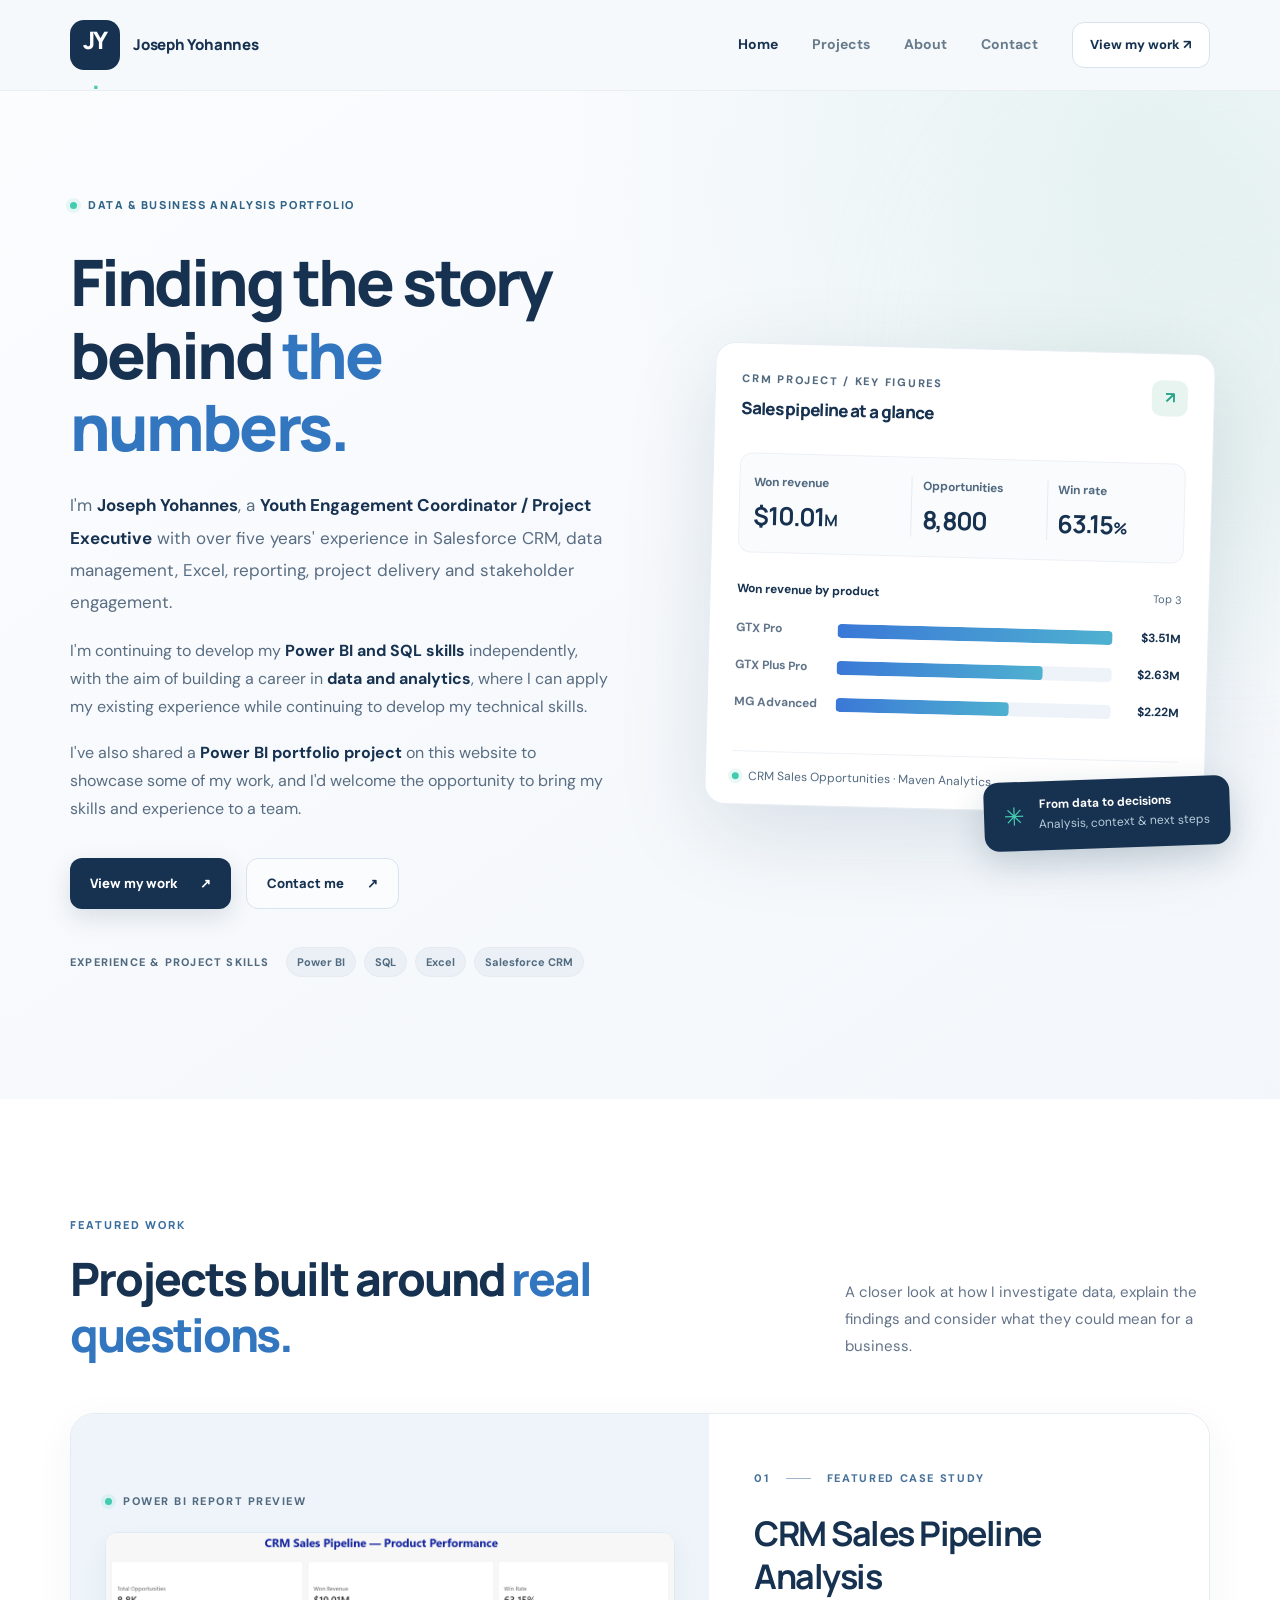
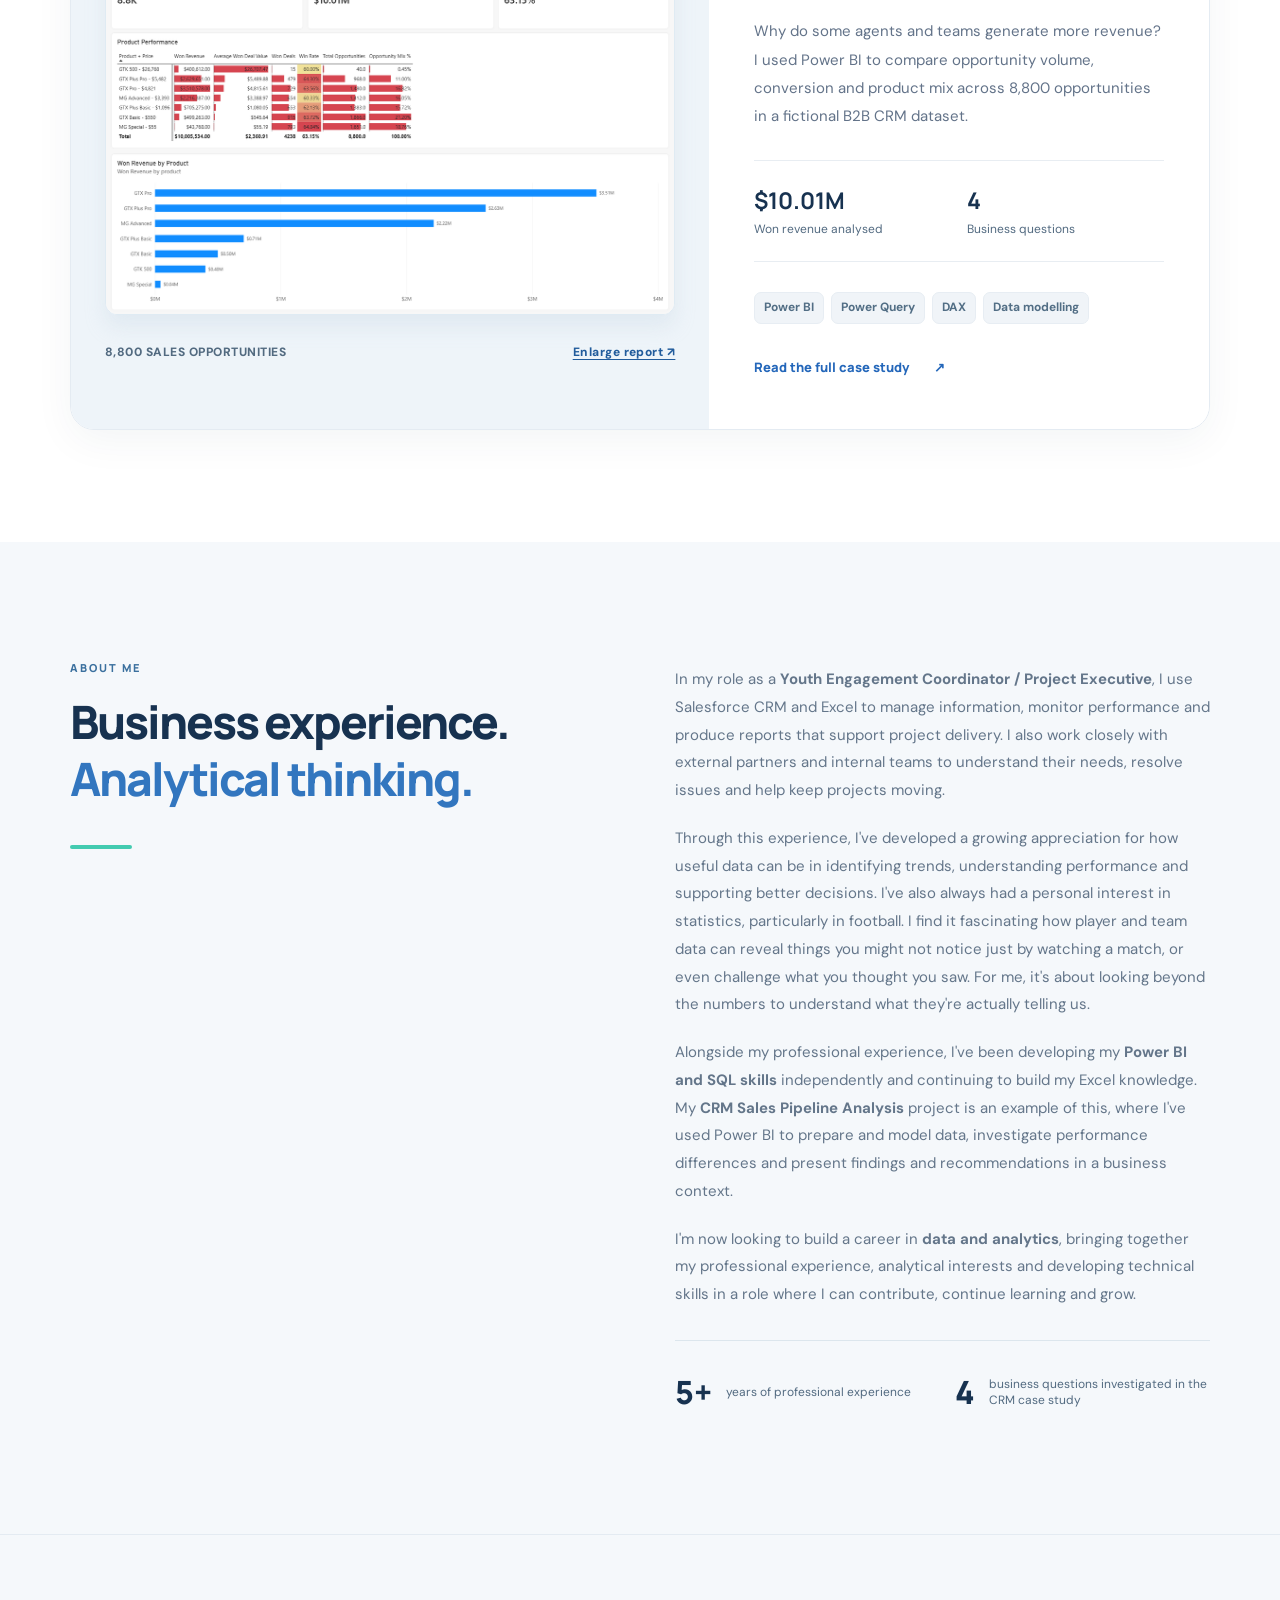
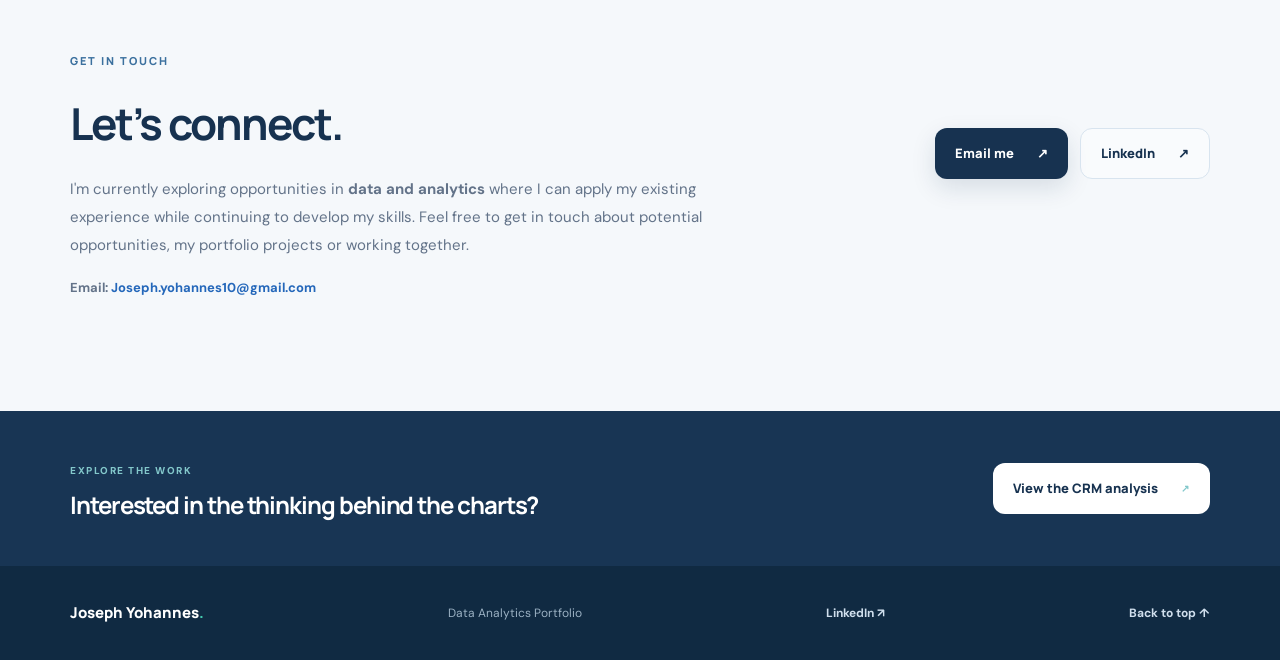
<file: index.html>
<!doctype html>
<html lang="en-GB">
<head>
  <meta charset="utf-8">
  <meta name="viewport" content="width=device-width, initial-scale=1">
  <meta name="theme-color" content="#f7f9fc">
  <meta name="description" content="Joseph Yohannes: Youth Engagement Coordinator / Project Executive transitioning into data analytics, with 5+ years of CRM, Excel and reporting experience.">
  <title>Joseph Yohannes | Data Analytics Portfolio</title>
  <link rel="canonical" href="https://josephyohannes.github.io/">
  <meta property="og:type" content="website">
  <meta property="og:locale" content="en_GB">
  <meta property="og:site_name" content="Joseph Yohannes | Data Analytics Portfolio">
  <meta property="og:title" content="Joseph Yohannes | Data Analytics Portfolio">
  <meta property="og:description" content="Joseph Yohannes: Youth Engagement Coordinator / Project Executive transitioning into data analytics, with 5+ years of CRM, Excel and reporting experience.">
  <meta property="og:url" content="https://josephyohannes.github.io/">
  <meta property="og:image" content="https://josephyohannes.github.io/assets/images/portfolio-share.png">
  <meta property="og:image:width" content="1200">
  <meta property="og:image:height" content="630">
  <meta property="og:image:type" content="image/png">
  <meta property="og:image:alt" content="Joseph Yohannes — data analytics portfolio, CRM and reporting experience, Power BI and SQL project skills.">
  <meta name="twitter:card" content="summary_large_image">
  <meta name="twitter:title" content="Joseph Yohannes | Data Analytics Portfolio">
  <meta name="twitter:description" content="Joseph Yohannes: Youth Engagement Coordinator / Project Executive transitioning into data analytics, with 5+ years of CRM, Excel and reporting experience.">
  <meta name="twitter:image" content="https://josephyohannes.github.io/assets/images/portfolio-share.png">
  <meta name="twitter:image:alt" content="Joseph Yohannes — data analytics portfolio, CRM and reporting experience, Power BI and SQL project skills.">
  <link rel="icon" type="image/svg+xml" href="assets/favicon.svg">
  <link rel="stylesheet" href="assets/styles.css?v=20261028">
</head>
<body>
  <a class="skip-link" href="#main">Skip to content</a>
  <header class="site-header">
    <div class="container header-inner">
      <a class="brand" href="./" aria-label="Joseph Yohannes, home"><span class="brand-mark">JY<span>.</span></span><span class="brand-name">Joseph Yohannes</span></a>
      <nav class="nav" aria-label="Main navigation">
        <a class="nav-link active" href="./" aria-current="page">Home</a>
        <a class="nav-link" href="#projects">Projects</a>
        <a class="nav-link" href="#about">About</a>
        <a class="nav-link" href="#contact">Contact</a>
        <a class="nav-cta" href="projects/crm-sales-pipeline/">View my work <span aria-hidden="true">↗</span></a>
      </nav>
    </div>
  </header>
  <main id="main">
    <section class="hero section-pad">
      <div class="hero-glow" aria-hidden="true"></div>
      <div class="container hero-grid">
        <div class="hero-content">
          <div class="eyebrow"><span class="live-dot"></span> DATA & BUSINESS ANALYSIS PORTFOLIO</div>
          <h1>Finding the story<br>behind <em>the numbers.</em></h1>
          <p class="hero-intro">I'm <strong>Joseph Yohannes</strong>, a <strong>Youth Engagement Coordinator / Project Executive</strong> with over five years' experience in Salesforce CRM, data management, Excel, reporting, project delivery and stakeholder engagement.</p>
          <p class="hero-direction">I'm continuing to develop my <strong>Power BI and SQL skills</strong> independently, with the aim of building a career in <strong>data and analytics</strong>, where I can apply my existing experience while continuing to develop my technical skills.</p>
          <p class="hero-direction" style="margin-top:18px">I've also shared a <strong>Power BI portfolio project</strong> on this website to showcase some of my work, and I'd welcome the opportunity to bring my skills and experience to a team.</p>
          <div class="hero-actions">
            <a class="button button-primary" href="#projects">View my work <span aria-hidden="true">↗</span></a>
            <a class="button button-quiet" href="#contact">Contact me <span aria-hidden="true">↗</span></a>
            <!-- Add the approved CV URL and remove hidden when the file is supplied. -->
            <a class="button button-quiet" id="cv-download" hidden>Download CV <span aria-hidden="true">↓</span></a>
          </div>
          <div class="skills-line"><span>EXPERIENCE &amp; PROJECT SKILLS</span><span class="skill-pill">Power BI</span><span class="skill-pill">SQL</span><span class="skill-pill">Excel</span><span class="skill-pill">Salesforce CRM</span></div>
        </div>
        <div class="hero-visual" aria-label="CRM project highlights">
          <div class="analytics-panel">
            <div class="panel-topline"><div><span class="panel-kicker">CRM PROJECT / KEY FIGURES</span><h2>Sales pipeline at a glance</h2></div><span class="panel-icon" aria-hidden="true">↗</span></div>
            <div class="analytics-stats">
              <div><span class="stats-label">Won revenue</span><strong>$10.01<span>M</span></strong></div>
              <div><span class="stats-label">Opportunities</span><strong>8,800</strong></div>
              <div><span class="stats-label">Win rate</span><strong>63.15<span>%</span></strong></div>
            </div>
            <div class="mini-chart">
              <div class="mini-heading"><strong>Won revenue by product</strong><span>Top 3</span></div>
              <div class="mini-bar-row"><span>GTX Pro</span><div class="mini-bar-track"><i style="--w:100%"></i></div><b>$3.51M</b></div>
              <div class="mini-bar-row"><span>GTX Plus Pro</span><div class="mini-bar-track"><i style="--w:74.9%"></i></div><b>$2.63M</b></div>
              <div class="mini-bar-row"><span>MG Advanced</span><div class="mini-bar-track"><i style="--w:63.1%"></i></div><b>$2.22M</b></div>
            </div>
            <div class="panel-bottom"><span class="panel-dot"></span> CRM Sales Opportunities · Maven Analytics <span class="panel-tail">01 / 01</span></div>
          </div>
          <div class="float-note"><span class="small-star">✳</span><div><strong>From data to decisions</strong><small>Analysis, context & next steps</small></div></div>
        </div>
      </div>
    </section>

    <section class="project-section section-pad" id="projects">
      <div class="container">
        <div class="section-heading"><div><span class="eyebrow eyebrow-static">FEATURED WORK</span><h2>Projects built around <em>real questions.</em></h2></div><p>A closer look at how I investigate data, explain the findings and consider what they could mean for a business.</p></div>
        <article class="project-feature">
          <div class="project-preview">
            <div class="preview-label"><span class="panel-dot"></span> POWER BI REPORT PREVIEW</div>
            <a class="report-preview-link" href="assets/images/crm-report-overview.png" target="_blank" rel="noopener" aria-label="Open the full-size CRM Power BI report screenshot (opens in a new tab)"><img src="assets/images/crm-report-overview.webp" alt="CRM Power BI report showing 8,800 opportunities, $10.01M won revenue, a 63.15% win rate and product comparisons" loading="lazy" decoding="async" width="1200" height="805"></a>
            <div class="preview-footer"><span>8,800 SALES OPPORTUNITIES</span><a href="assets/images/crm-report-overview.png" target="_blank" rel="noopener">Enlarge report ↗</a></div>
          </div>
          <div class="project-copy"><span class="project-index">01 <span class="thin-rule"></span> FEATURED CASE STUDY</span><h3>CRM Sales Pipeline<br>Analysis</h3><p>Why do some agents and teams generate more revenue? I used Power BI to compare opportunity volume, conversion and product mix across 8,800 opportunities in a fictional B2B CRM dataset.</p><div class="project-facts"><span><strong>$10.01M</strong><small>Won revenue analysed</small></span><span><strong>4</strong><small>Business questions</small></span></div><div class="chips"><span>Power BI</span><span>Power Query</span><span>DAX</span><span>Data modelling</span></div><a class="text-link" href="projects/crm-sales-pipeline/">Read the full case study <span aria-hidden="true">↗</span></a></div>
        </article>
      </div>
    </section>

    <section class="about-section section-pad" id="about">
      <div class="container about-grid">
        <div><span class="eyebrow eyebrow-static">ABOUT ME</span><h2>Business experience.<br><em>Analytical thinking.</em></h2><div class="quote-rule"></div></div>
        <div class="about-copy">
          <p>In my role as a <strong>Youth Engagement Coordinator / Project Executive</strong>, I use Salesforce CRM and Excel to manage information, monitor performance and produce reports that support project delivery. I also work closely with external partners and internal teams to understand their needs, resolve issues and help keep projects moving.</p>
          <p>Through this experience, I've developed a growing appreciation for how useful data can be in identifying trends, understanding performance and supporting better decisions. I've also always had a personal interest in statistics, particularly in football. I find it fascinating how player and team data can reveal things you might not notice just by watching a match, or even challenge what you thought you saw. For me, it's about looking beyond the numbers to understand what they're actually telling us.</p>
          <p>Alongside my professional experience, I've been developing my <strong>Power BI and SQL skills</strong> independently and continuing to build my Excel knowledge. My <strong>CRM Sales Pipeline Analysis</strong> project is an example of this, where I've used Power BI to prepare and model data, investigate performance differences and present findings and recommendations in a business context.</p>
          <p>I'm now looking to build a career in <strong>data and analytics</strong>, bringing together my professional experience, analytical interests and developing technical skills in a role where I can contribute, continue learning and grow.</p>
          <div class="experience-grid"><div><span class="experience-number">5+</span><span>years of professional experience</span></div><div><span class="experience-number">4</span><span>business questions investigated in the CRM case study</span></div></div>
        </div>
      </div>
    </section>
    <section class="contact-section section-pad" id="contact"><div class="container contact-inner"><div><span class="eyebrow eyebrow-static">GET IN TOUCH</span><h2>Let’s connect.</h2><p>I'm currently exploring opportunities in <strong>data and analytics</strong> where I can apply my existing experience while continuing to develop my skills. Feel free to get in touch about potential opportunities, my portfolio projects or working together.</p></div><div class="contact-actions"><a class="button button-primary" href="mailto:Joseph.yohannes10@gmail.com" aria-label="Email Joseph Yohannes at Joseph.yohannes10@gmail.com">Email me <span aria-hidden="true">↗</span></a><a class="button button-quiet" href="https://www.linkedin.com/in/joseph-yohannes-1985a419a/" target="_blank" rel="noopener noreferrer" aria-label="Connect with Joseph Yohannes on LinkedIn">LinkedIn <span aria-hidden="true">↗</span></a></div></div><div class="container contact-email"><span>Email:</span> <a href="mailto:Joseph.yohannes10@gmail.com">Joseph.yohannes10@gmail.com</a></div></section>
    <section class="closing-strip"><div class="container closing-inner"><div><span>EXPLORE THE WORK</span><h2>Interested in the thinking behind the charts?</h2></div><a class="button button-white" href="projects/crm-sales-pipeline/">View the CRM analysis <span aria-hidden="true">↗</span></a></div></section>
  </main>
  <footer class="site-footer"><div class="container footer-inner"><span class="footer-brand">Joseph Yohannes<span>.</span></span><span>Data Analytics Portfolio</span><a href="https://www.linkedin.com/in/joseph-yohannes-1985a419a/" target="_blank" rel="noopener noreferrer">LinkedIn ↗</a><a href="#main">Back to top ↑</a></div></footer>
</body>
</html>
</file>
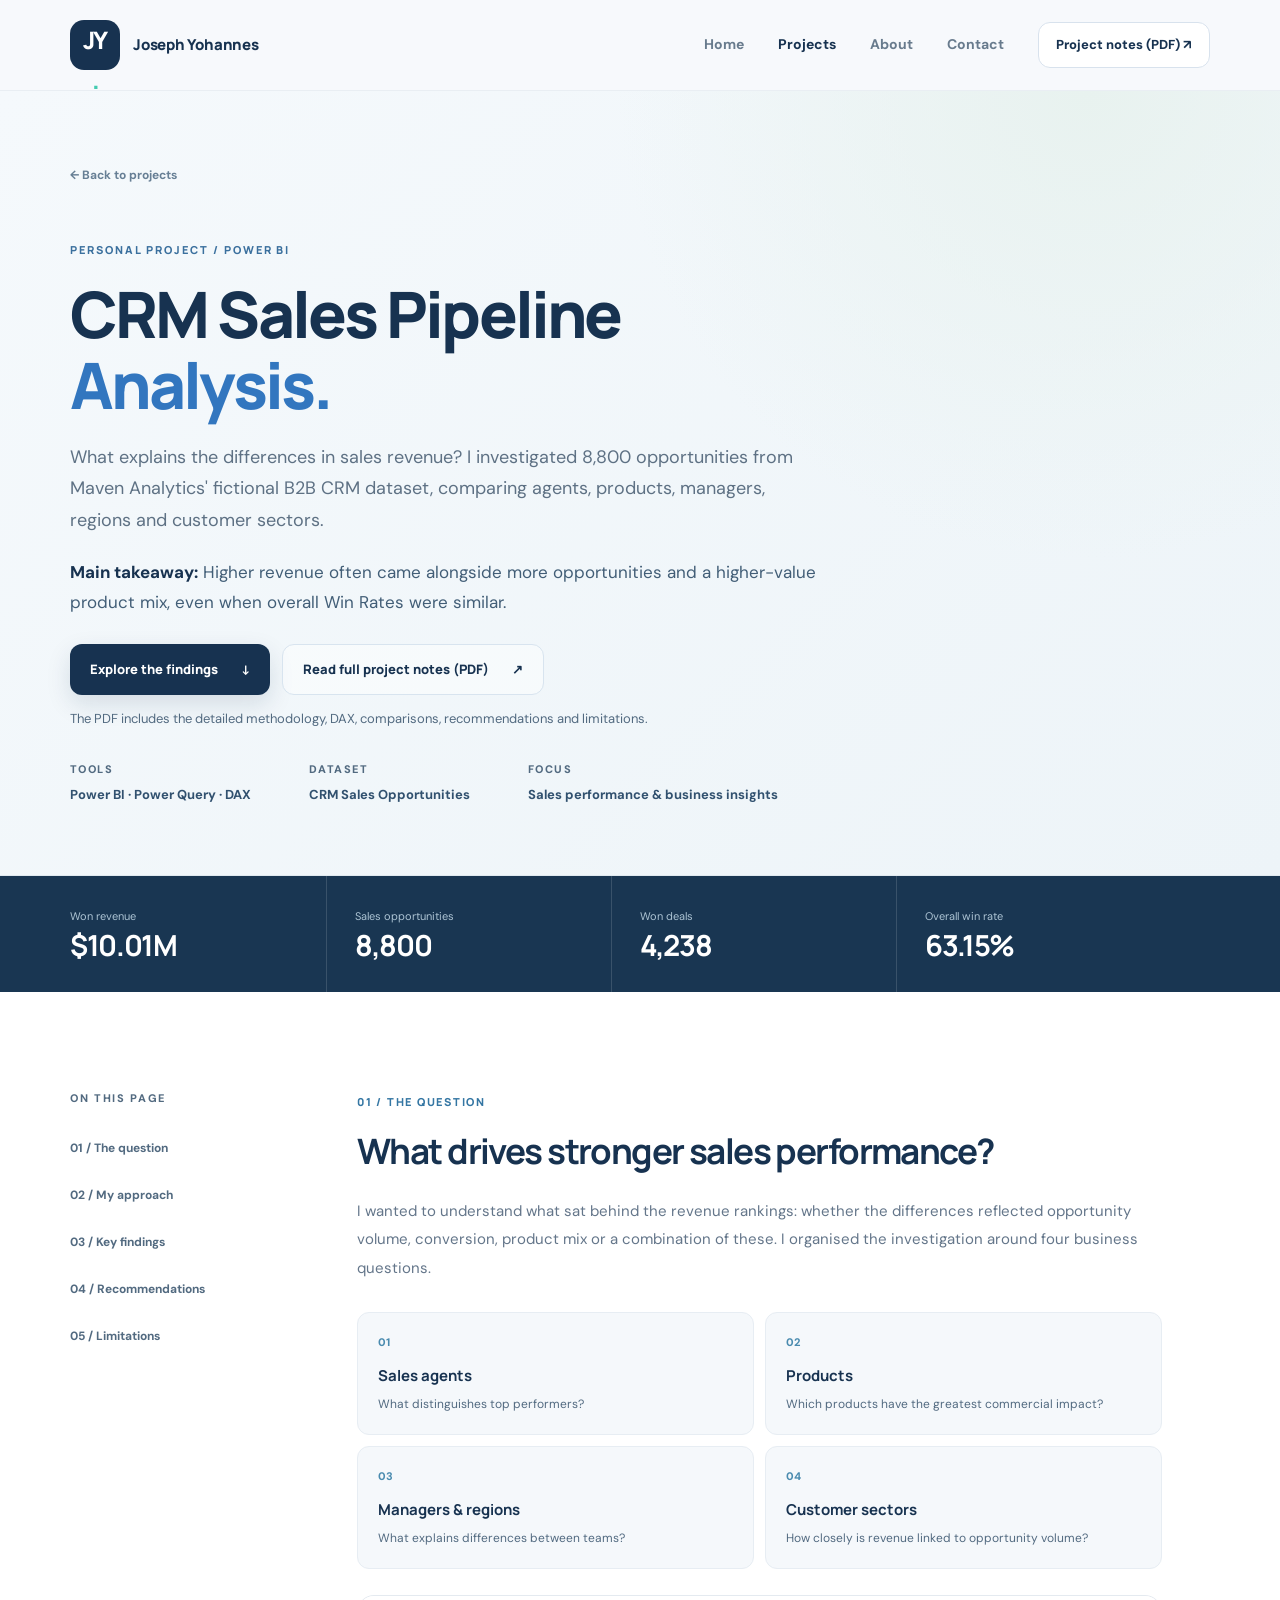
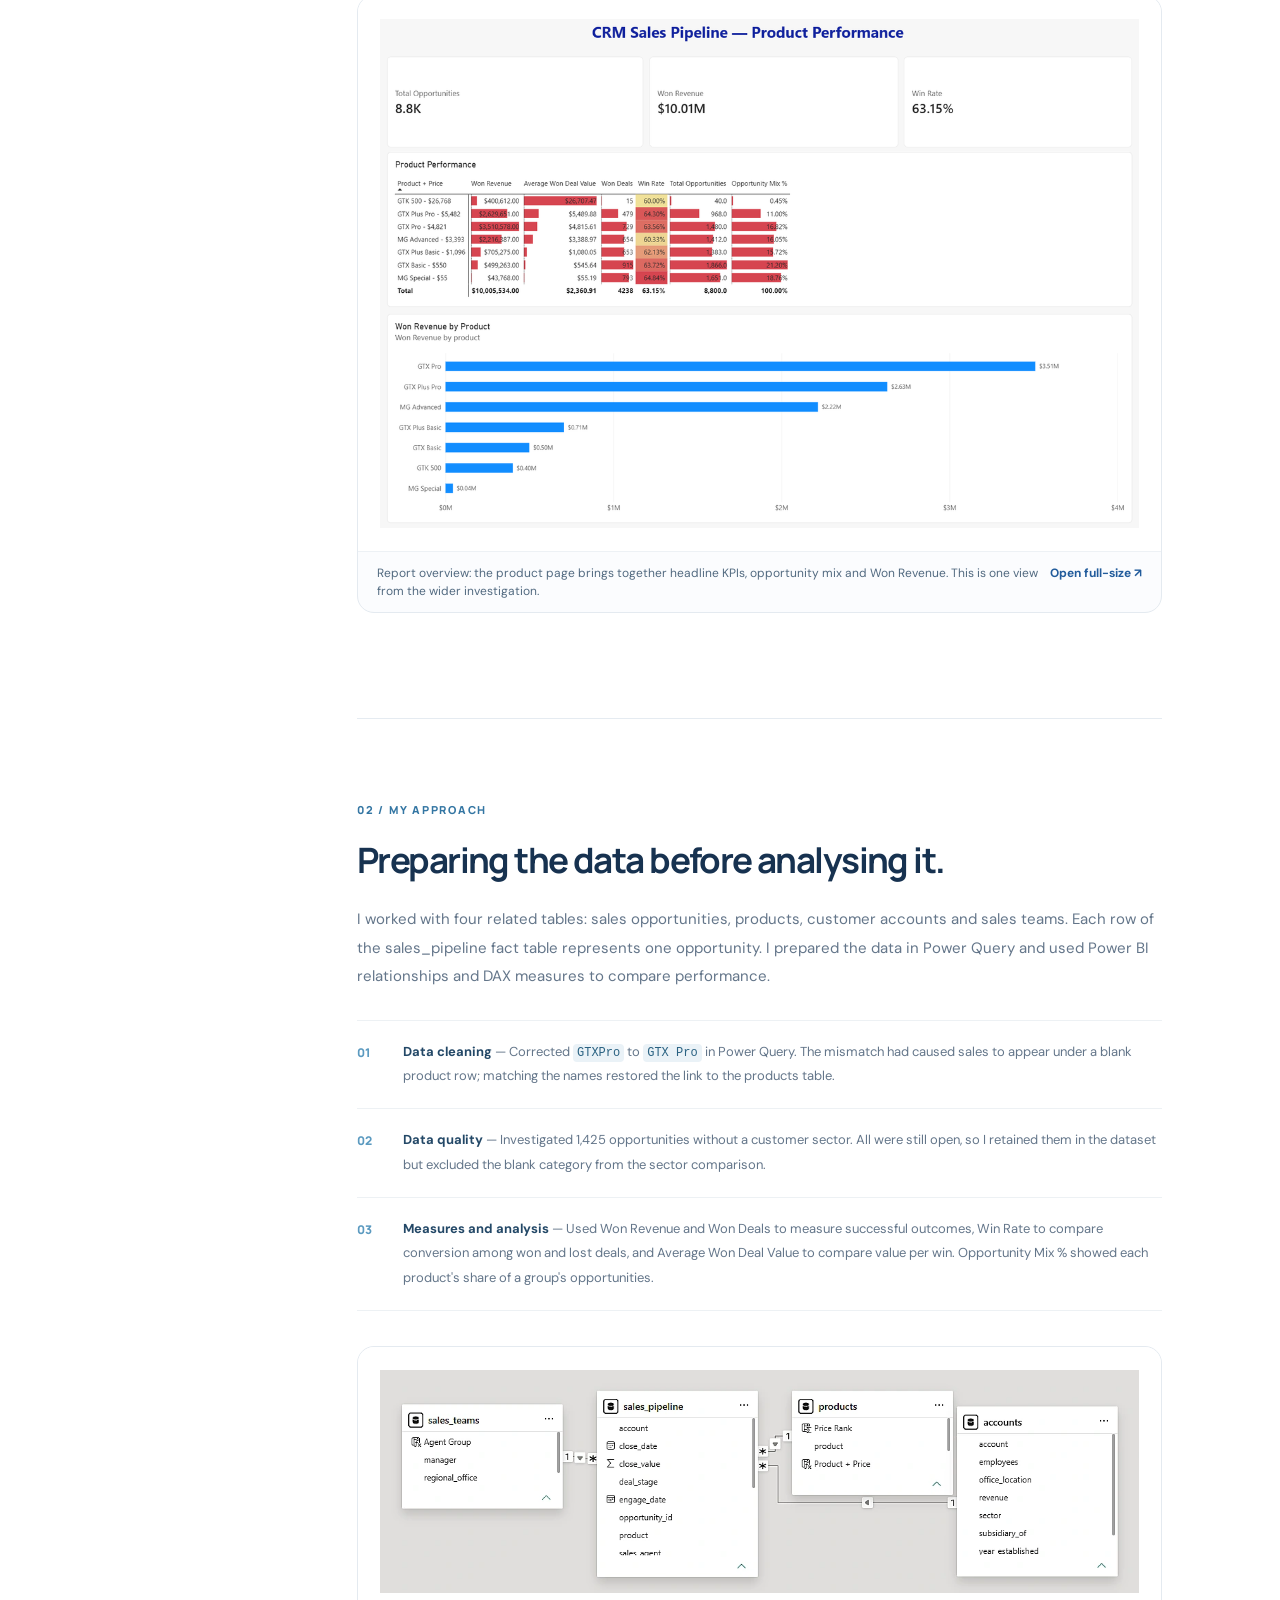
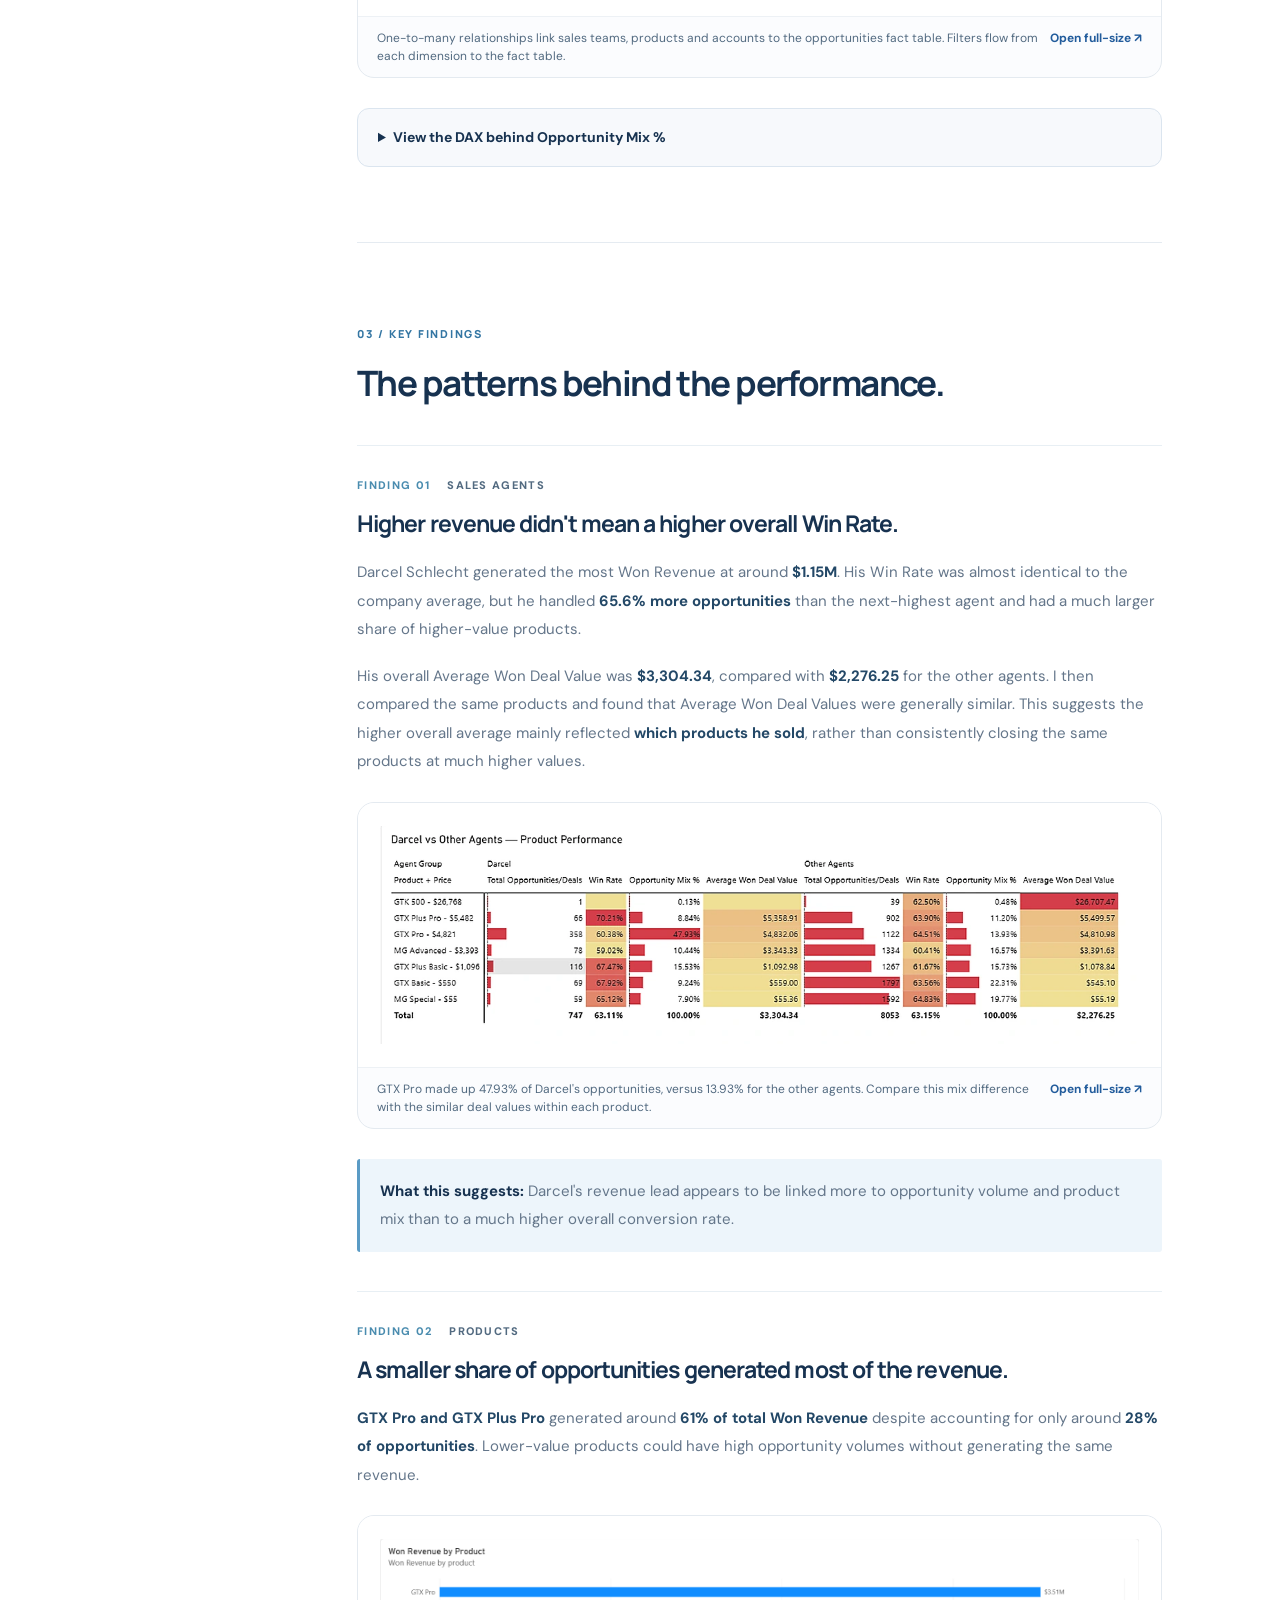
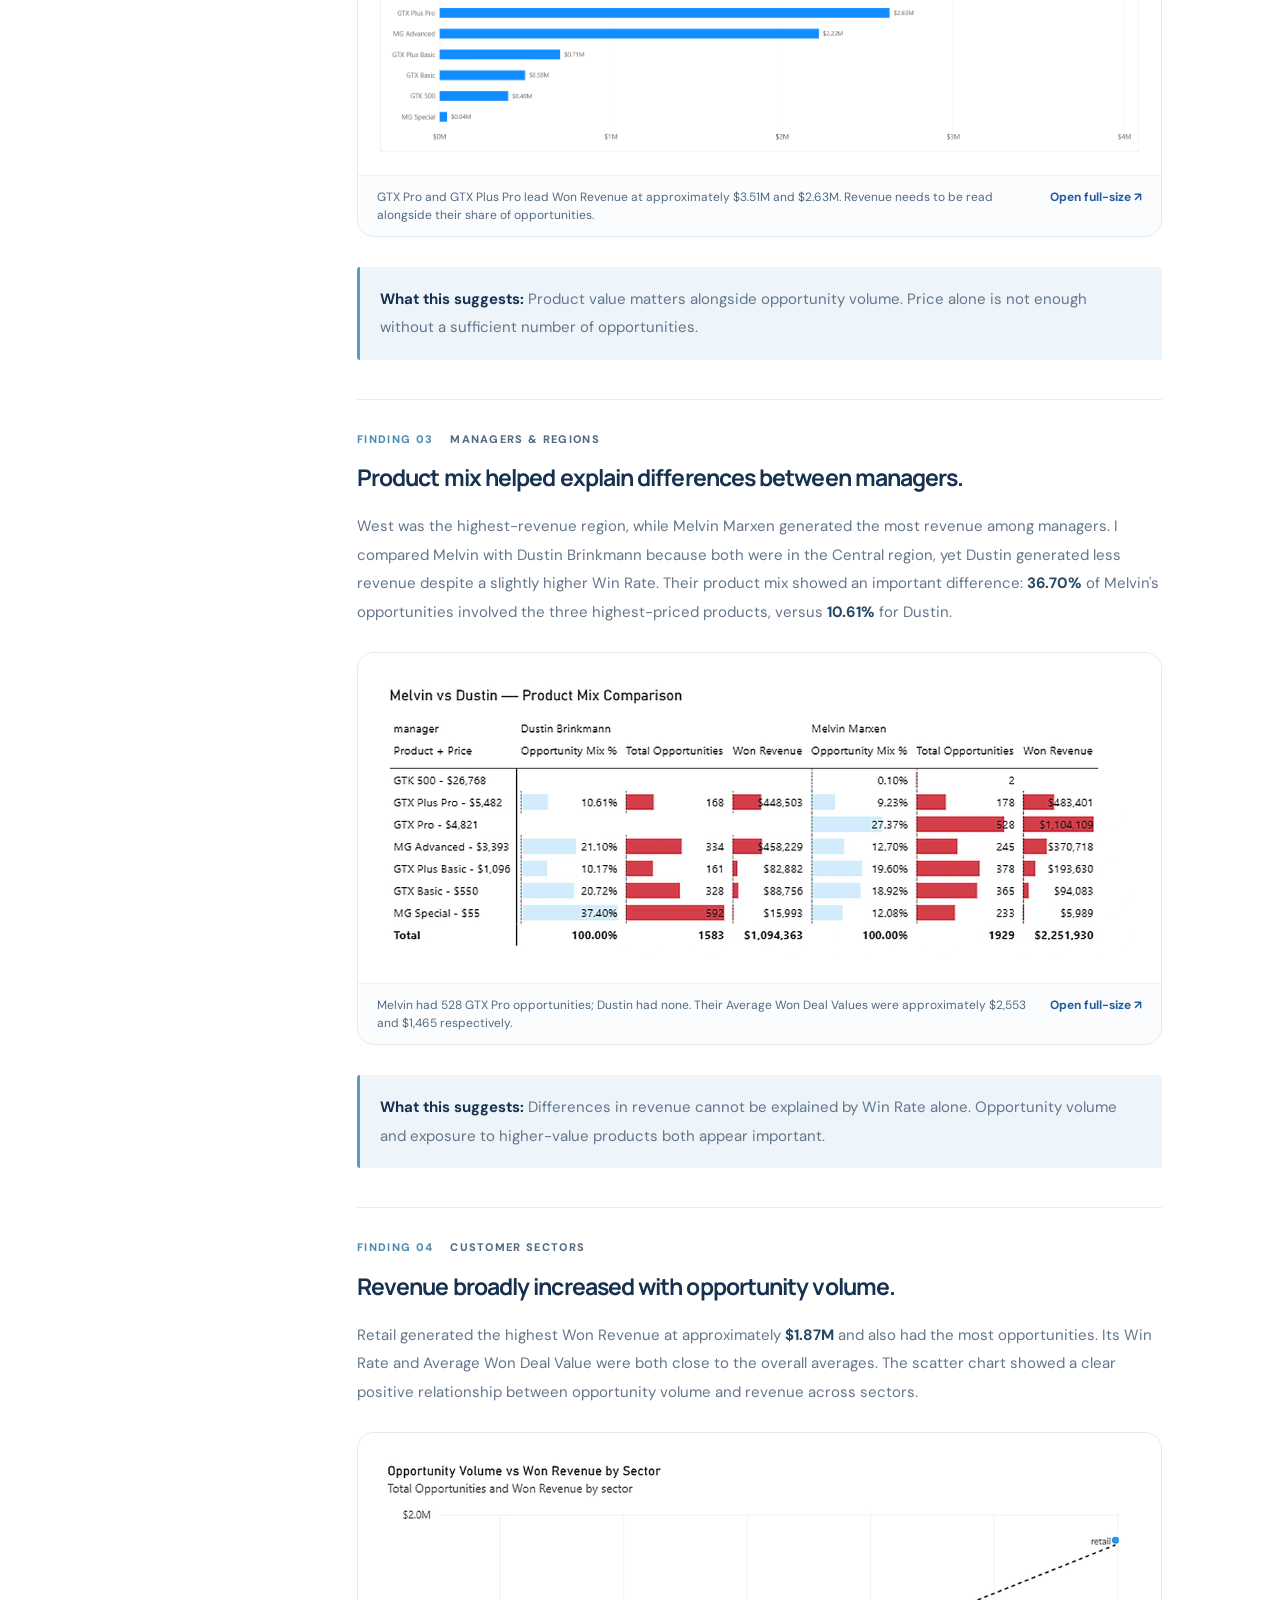
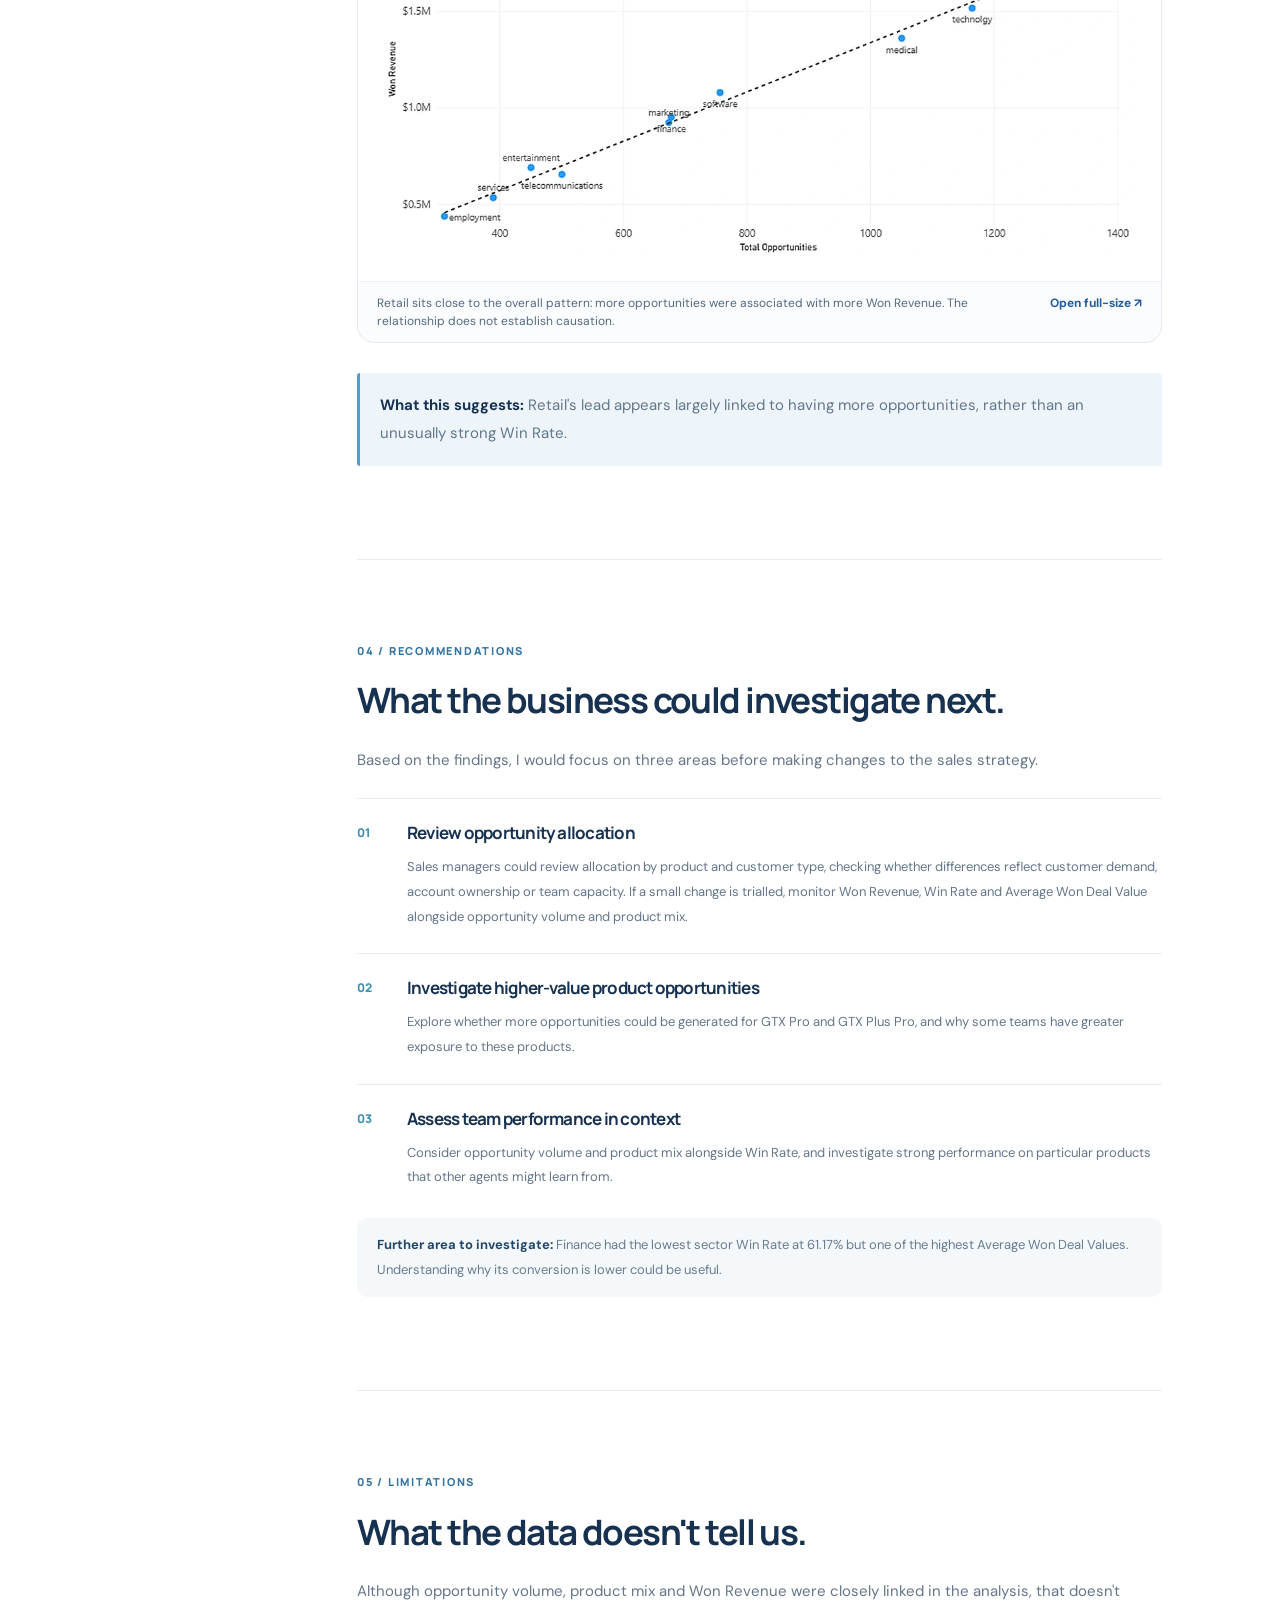
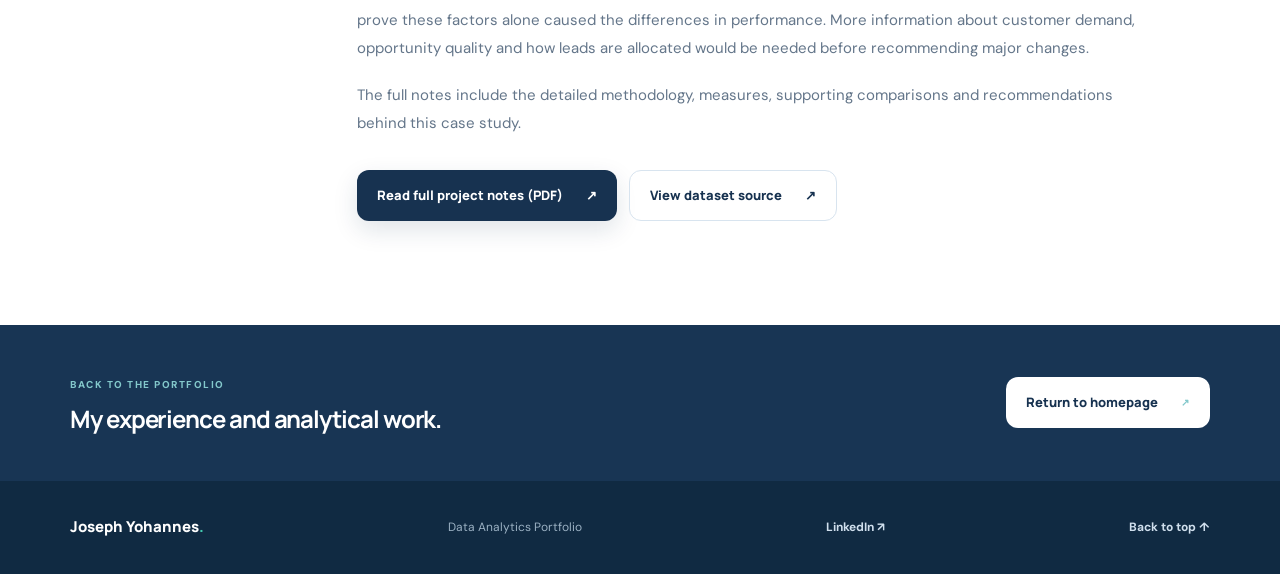
<file: projects/crm-sales-pipeline/index.html>
<!doctype html>
<html lang="en-GB">
<head>
  <meta charset="utf-8">
  <meta name="viewport" content="width=device-width, initial-scale=1">
  <meta name="theme-color" content="#f7f9fc">
  <meta name="description" content="A personal Power BI investigation of 8,800 fictional CRM opportunities: how opportunity volume and product mix help explain differences in sales revenue.">
  <title>CRM Sales Pipeline Analysis | Joseph Yohannes</title>
  <link rel="canonical" href="https://josephyohannes.github.io/projects/crm-sales-pipeline/">
  <meta property="og:type" content="website">
  <meta property="og:locale" content="en_GB">
  <meta property="og:site_name" content="Joseph Yohannes | Data Analytics Portfolio">
  <meta property="og:title" content="CRM Sales Pipeline Analysis | Joseph Yohannes">
  <meta property="og:description" content="A personal Power BI investigation of 8,800 fictional CRM opportunities: how opportunity volume and product mix help explain differences in sales revenue.">
  <meta property="og:url" content="https://josephyohannes.github.io/projects/crm-sales-pipeline/">
  <meta property="og:image" content="https://josephyohannes.github.io/assets/images/crm-sales-pipeline-share.png">
  <meta property="og:image:width" content="1200">
  <meta property="og:image:height" content="630">
  <meta property="og:image:type" content="image/png">
  <meta property="og:image:alt" content="CRM Sales Pipeline Analysis by Joseph Yohannes, with an actual Power BI report showing product performance and sales KPIs.">
  <meta name="twitter:card" content="summary_large_image">
  <meta name="twitter:title" content="CRM Sales Pipeline Analysis | Joseph Yohannes">
  <meta name="twitter:description" content="A personal Power BI investigation of 8,800 fictional CRM opportunities: how opportunity volume and product mix help explain differences in sales revenue.">
  <meta name="twitter:image" content="https://josephyohannes.github.io/assets/images/crm-sales-pipeline-share.png">
  <meta name="twitter:image:alt" content="CRM Sales Pipeline Analysis by Joseph Yohannes, with an actual Power BI report showing product performance and sales KPIs.">
  <link rel="icon" type="image/svg+xml" href="../../assets/favicon.svg">
  <link rel="stylesheet" href="../../assets/styles.css?v=20261028">
</head>
<body>
  <a class="skip-link" href="#main">Skip to content</a>
  <header class="site-header"><div class="container header-inner"><a class="brand" href="../../" aria-label="Joseph Yohannes, home"><span class="brand-mark">JY<span>.</span></span><span class="brand-name">Joseph Yohannes</span></a><nav class="nav" aria-label="Main navigation"><a class="nav-link" href="../../">Home</a><a class="nav-link active" href="../../#projects">Projects</a><a class="nav-link" href="../../#about">About</a><a class="nav-link" href="../../#contact">Contact</a><a class="nav-cta" href="../../assets/CRM_Sales_Pipeline_Project_Notes.pdf?v=20261028" target="_blank" rel="noopener">Project notes (PDF) ↗</a></nav></div></header>
  <main id="main">
    <section class="case-hero"><div class="container case-hero-inner"><a class="back-link" href="../../#projects">← Back to projects</a><span class="eyebrow eyebrow-static">PERSONAL PROJECT / POWER BI</span><h1>CRM Sales Pipeline<br><em>Analysis.</em></h1><p class="case-lead">What explains the differences in sales revenue? I investigated 8,800 opportunities from Maven Analytics' fictional B2B CRM dataset, comparing agents, products, managers, regions and customer sectors.</p>
      <p class="case-takeaway"><strong>Main takeaway:</strong> Higher revenue often came alongside more opportunities and a higher-value product mix, even when overall Win Rates were similar.</p>
      <div class="case-actions"><a class="button button-primary" href="#findings">Explore the findings <span aria-hidden="true">↓</span></a><a class="button button-quiet" href="../../assets/CRM_Sales_Pipeline_Project_Notes.pdf?v=20261028" target="_blank" rel="noopener">Read full project notes (PDF) <span aria-hidden="true">↗</span></a></div>
      <p class="notes-description">The PDF includes the detailed methodology, DAX, comparisons, recommendations and limitations.</p><div class="case-meta"><span><small>TOOLS</small>Power BI · Power Query · DAX</span><span><small>DATASET</small>CRM Sales Opportunities</span><span><small>FOCUS</small>Sales performance & business insights</span></div></div></section>
    <section class="case-kpis"><div class="container kpi-grid"><div><span>Won revenue</span><strong>$10.01M</strong></div><div><span>Sales opportunities</span><strong>8,800</strong></div><div><span>Won deals</span><strong>4,238</strong></div><div><span>Overall win rate</span><strong>63.15%</strong></div></div></section>
    <section class="case-section"><div class="container case-layout"><nav class="case-toc" aria-label="Case study contents"><span>ON THIS PAGE</span><a href="#challenge">01 / The question</a><a href="#process">02 / My approach</a><a href="#findings">03 / Key findings</a><a href="#recommendations">04 / Recommendations</a><a href="#limitations">05 / Limitations</a></nav><div class="case-body">
      <section id="challenge" class="story-block"><span class="story-num">01 / THE QUESTION</span><h2>What drives stronger sales performance?</h2><p>I wanted to understand what sat behind the revenue rankings: whether the differences reflected opportunity volume, conversion, product mix or a combination of these. I organised the investigation around four business questions.</p><div class="question-grid"><div><span>01</span><strong>Sales agents</strong><small>What distinguishes top performers?</small></div><div><span>02</span><strong>Products</strong><small>Which products have the greatest commercial impact?</small></div><div><span>03</span><strong>Managers & regions</strong><small>What explains differences between teams?</small></div><div><span>04</span><strong>Customer sectors</strong><small>How closely is revenue linked to opportunity volume?</small></div></div><figure class="chart-frame report-overview"><a href="../../assets/images/crm-report-overview.png" target="_blank" rel="noopener" aria-label="Open the full-size Power BI product performance report (opens in a new tab)"><img loading="lazy" decoding="async" src="../../assets/images/crm-report-overview.webp" alt="Actual Power BI product performance report showing sales KPIs, a product matrix and a revenue bar chart" width="1200" height="805"></a><figcaption><span class="caption-copy">Report overview: the product page brings together headline KPIs, opportunity mix and Won Revenue. This is one view from the wider investigation.</span><span>Open full-size ↗</span></figcaption></figure></section>
      <section id="process" class="story-block"><span class="story-num">02 / MY APPROACH</span><h2>Preparing the data before analysing it.</h2><p>I worked with four related tables: sales opportunities, products, customer accounts and sales teams. Each row of the sales_pipeline fact table represents one opportunity. I prepared the data in Power Query and used Power BI relationships and DAX measures to compare performance.</p><div class="process-steps"><div><span class="step-no">01</span><p><strong>Data cleaning</strong> — Corrected <code>GTXPro</code> to <code>GTX Pro</code> in Power Query. The mismatch had caused sales to appear under a blank product row; matching the names restored the link to the products table.</p></div><div><span class="step-no">02</span><p><strong>Data quality</strong> — Investigated 1,425 opportunities without a customer sector. All were still open, so I retained them in the dataset but excluded the blank category from the sector comparison.</p></div><div><span class="step-no">03</span><p><strong>Measures and analysis</strong> — Used Won Revenue and Won Deals to measure successful outcomes, Win Rate to compare conversion among won and lost deals, and Average Won Deal Value to compare value per win. Opportunity Mix % showed each product's share of a group's opportunities.</p></div></div><figure class="chart-frame"><a href="../../assets/images/data-model.webp" target="_blank" rel="noopener" aria-label="Open larger data model image"><img loading="lazy" src="../../assets/images/data-model.webp" alt="Power BI data model showing sales_pipeline linked to sales_teams, products and accounts" width="1105" height="325"></a><figcaption><span class="caption-copy">One-to-many relationships link sales teams, products and accounts to the opportunities fact table. Filters flow from each dimension to the fact table.</span><span>Open full-size ↗</span></figcaption></figure>
        <details class="technical-details">
          <summary>View the DAX behind Opportunity Mix %</summary>
          <div class="details-body"><p>I used this measure to compare the share of opportunities for each product within an agent or manager group. Removing the product filter gives the denominator across all products while keeping the other filters, such as the agent group, in place.</p>
          <pre tabindex="0" aria-label="DAX code for Opportunity Mix percentage"><code>Opportunity Mix % =
DIVIDE(
    [Total Opportunities],
    CALCULATE(
        [Total Opportunities],
        REMOVEFILTERS(products)
    )
)</code></pre>
          <p>This makes groups with different opportunity totals easier to compare. The full notes include the other measures and the calculated Agent Group column used to compare Darcel with the other agents.</p></div>
        </details></section>
      <section id="findings" class="story-block"><span class="story-num">03 / KEY FINDINGS</span><h2>The patterns behind the performance.</h2><div class="finding"><div class="finding-label">FINDING 01 <span>SALES AGENTS</span></div><h3>Higher revenue didn't mean a higher overall Win Rate.</h3><p>Darcel Schlecht generated the most Won Revenue at around <strong>$1.15M</strong>. His Win Rate was almost identical to the company average, but he handled <strong>65.6% more opportunities</strong> than the next-highest agent and had a much larger share of higher-value products.</p><p>His overall Average Won Deal Value was <strong>$3,304.34</strong>, compared with <strong>$2,276.25</strong> for the other agents. I then compared the same products and found that Average Won Deal Values were generally similar. This suggests the higher overall average mainly reflected <strong>which products he sold</strong>, rather than consistently closing the same products at much higher values.</p><figure class="chart-frame"><a href="../../assets/images/darcel-product-mix.webp" target="_blank" rel="noopener" aria-label="Open full-size Darcel product mix comparison (opens in a new tab)"><img loading="lazy" src="../../assets/images/darcel-product-mix.webp" alt="Darcel versus other agents Power BI product-mix matrix" width="1100" height="316"></a><figcaption><span class="caption-copy">GTX Pro made up 47.93% of Darcel's opportunities, versus 13.93% for the other agents. Compare this mix difference with the similar deal values within each product.</span><span>Open full-size ↗</span></figcaption></figure><p class="insight-note"><strong>What this suggests:</strong> Darcel's revenue lead appears to be linked more to opportunity volume and product mix than to a much higher overall conversion rate.</p></div>
      <div class="finding"><div class="finding-label">FINDING 02 <span>PRODUCTS</span></div><h3>A smaller share of opportunities generated most of the revenue.</h3><p><strong>GTX Pro and GTX Plus Pro</strong> generated around <strong>61% of total Won Revenue</strong> despite accounting for only around <strong>28% of opportunities</strong>. Lower-value products could have high opportunity volumes without generating the same revenue.</p><figure class="chart-frame"><a href="../../assets/images/product-revenue.webp?v=20261028" target="_blank" rel="noopener" aria-label="Open full-size product revenue chart (opens in a new tab)"><img loading="lazy" src="../../assets/images/product-revenue.webp?v=20261028" alt="Horizontal Power BI bar chart of won revenue by product, led by GTX Pro and GTX Plus Pro" width="1701" height="476"></a><figcaption><span class="caption-copy">GTX Pro and GTX Plus Pro lead Won Revenue at approximately $3.51M and $2.63M. Revenue needs to be read alongside their share of opportunities.</span><span>Open full-size ↗</span></figcaption></figure><p class="insight-note"><strong>What this suggests:</strong> Product value matters alongside opportunity volume. Price alone is not enough without a sufficient number of opportunities.</p></div>
      <div class="finding"><div class="finding-label">FINDING 03 <span>MANAGERS & REGIONS</span></div><h3>Product mix helped explain differences between managers.</h3><p>West was the highest-revenue region, while Melvin Marxen generated the most revenue among managers. I compared Melvin with Dustin Brinkmann because both were in the Central region, yet Dustin generated less revenue despite a slightly higher Win Rate. Their product mix showed an important difference: <strong>36.70%</strong> of Melvin's opportunities involved the three highest-priced products, versus <strong>10.61%</strong> for Dustin.</p><figure class="chart-frame"><a href="../../assets/images/manager-product-mix.webp" target="_blank" rel="noopener" aria-label="Open full-size manager product mix comparison (opens in a new tab)"><img loading="lazy" src="../../assets/images/manager-product-mix.webp" alt="Power BI matrix comparing Melvin and Dustin product mix and revenue" width="1100" height="412"></a><figcaption><span class="caption-copy">Melvin had 528 GTX Pro opportunities; Dustin had none. Their Average Won Deal Values were approximately $2,553 and $1,465 respectively.</span><span>Open full-size ↗</span></figcaption></figure><p class="insight-note"><strong>What this suggests:</strong> Differences in revenue cannot be explained by Win Rate alone. Opportunity volume and exposure to higher-value products both appear important.</p></div>
      <div class="finding"><div class="finding-label">FINDING 04 <span>CUSTOMER SECTORS</span></div><h3>Revenue broadly increased with opportunity volume.</h3><p>Retail generated the highest Won Revenue at approximately <strong>$1.87M</strong> and also had the most opportunities. Its Win Rate and Average Won Deal Value were both close to the overall averages. The scatter chart showed a clear positive relationship between opportunity volume and revenue across sectors.</p><figure class="chart-frame"><a href="../../assets/images/sector-scatter.webp" target="_blank" rel="noopener" aria-label="Open full-size sector opportunity and revenue chart (opens in a new tab)"><img loading="lazy" src="../../assets/images/sector-scatter.webp" alt="Power BI scatter chart showing increasing won revenue with opportunity volume by customer sector" width="1100" height="582"></a><figcaption><span class="caption-copy">Retail sits close to the overall pattern: more opportunities were associated with more Won Revenue. The relationship does not establish causation.</span><span>Open full-size ↗</span></figcaption></figure><p class="insight-note"><strong>What this suggests:</strong> Retail's lead appears largely linked to having more opportunities, rather than an unusually strong Win Rate.</p></div>
      </section>
      <section id="recommendations" class="story-block"><span class="story-num">04 / RECOMMENDATIONS</span><h2>What the business could investigate next.</h2><p>Based on the findings, I would focus on three areas before making changes to the sales strategy.</p><div class="recommendation-list"><div><span>01</span><div><h3>Review opportunity allocation</h3><p>Sales managers could review allocation by product and customer type, checking whether differences reflect customer demand, account ownership or team capacity. If a small change is trialled, monitor Won Revenue, Win Rate and Average Won Deal Value alongside opportunity volume and product mix.</p></div></div><div><span>02</span><div><h3>Investigate higher-value product opportunities</h3><p>Explore whether more opportunities could be generated for GTX Pro and GTX Plus Pro, and why some teams have greater exposure to these products.</p></div></div><div><span>03</span><div><h3>Assess team performance in context</h3><p>Consider opportunity volume and product mix alongside Win Rate, and investigate strong performance on particular products that other agents might learn from.</p></div></div></div><p class="further-note"><strong>Further area to investigate:</strong> Finance had the lowest sector Win Rate at 61.17% but one of the highest Average Won Deal Values. Understanding why its conversion is lower could be useful.</p></section>
      <section id="limitations" class="story-block story-last"><span class="story-num">05 / LIMITATIONS</span><h2>What the data doesn't tell us.</h2><p>Although opportunity volume, product mix and Won Revenue were closely linked in the analysis, that doesn't prove these factors alone caused the differences in performance. More information about customer demand, opportunity quality and how leads are allocated would be needed before recommending major changes.</p><p>The full notes include the detailed methodology, measures, supporting comparisons and recommendations behind this case study.</p><div class="case-actions"><a class="button button-primary" href="../../assets/CRM_Sales_Pipeline_Project_Notes.pdf?v=20261028" target="_blank" rel="noopener">Read full project notes (PDF) <span aria-hidden="true">↗</span></a><a class="button button-quiet" href="https://mavenanalytics.io/data-playground/crm-sales-opportunities" target="_blank" rel="noopener noreferrer">View dataset source <span aria-hidden="true">↗</span></a></div></section>
    </div></div></section>
    <section class="closing-strip"><div class="container closing-inner"><div><span>BACK TO THE PORTFOLIO</span><h2>My experience and analytical work.</h2></div><a class="button button-white" href="../../">Return to homepage <span aria-hidden="true">↗</span></a></div></section>
  </main>
  <footer class="site-footer"><div class="container footer-inner"><span class="footer-brand">Joseph Yohannes<span>.</span></span><span>Data Analytics Portfolio</span><a href="https://www.linkedin.com/in/joseph-yohannes-1985a419a/" target="_blank" rel="noopener noreferrer">LinkedIn ↗</a><a href="#main">Back to top ↑</a></div></footer>
</body>
</html>
</file>
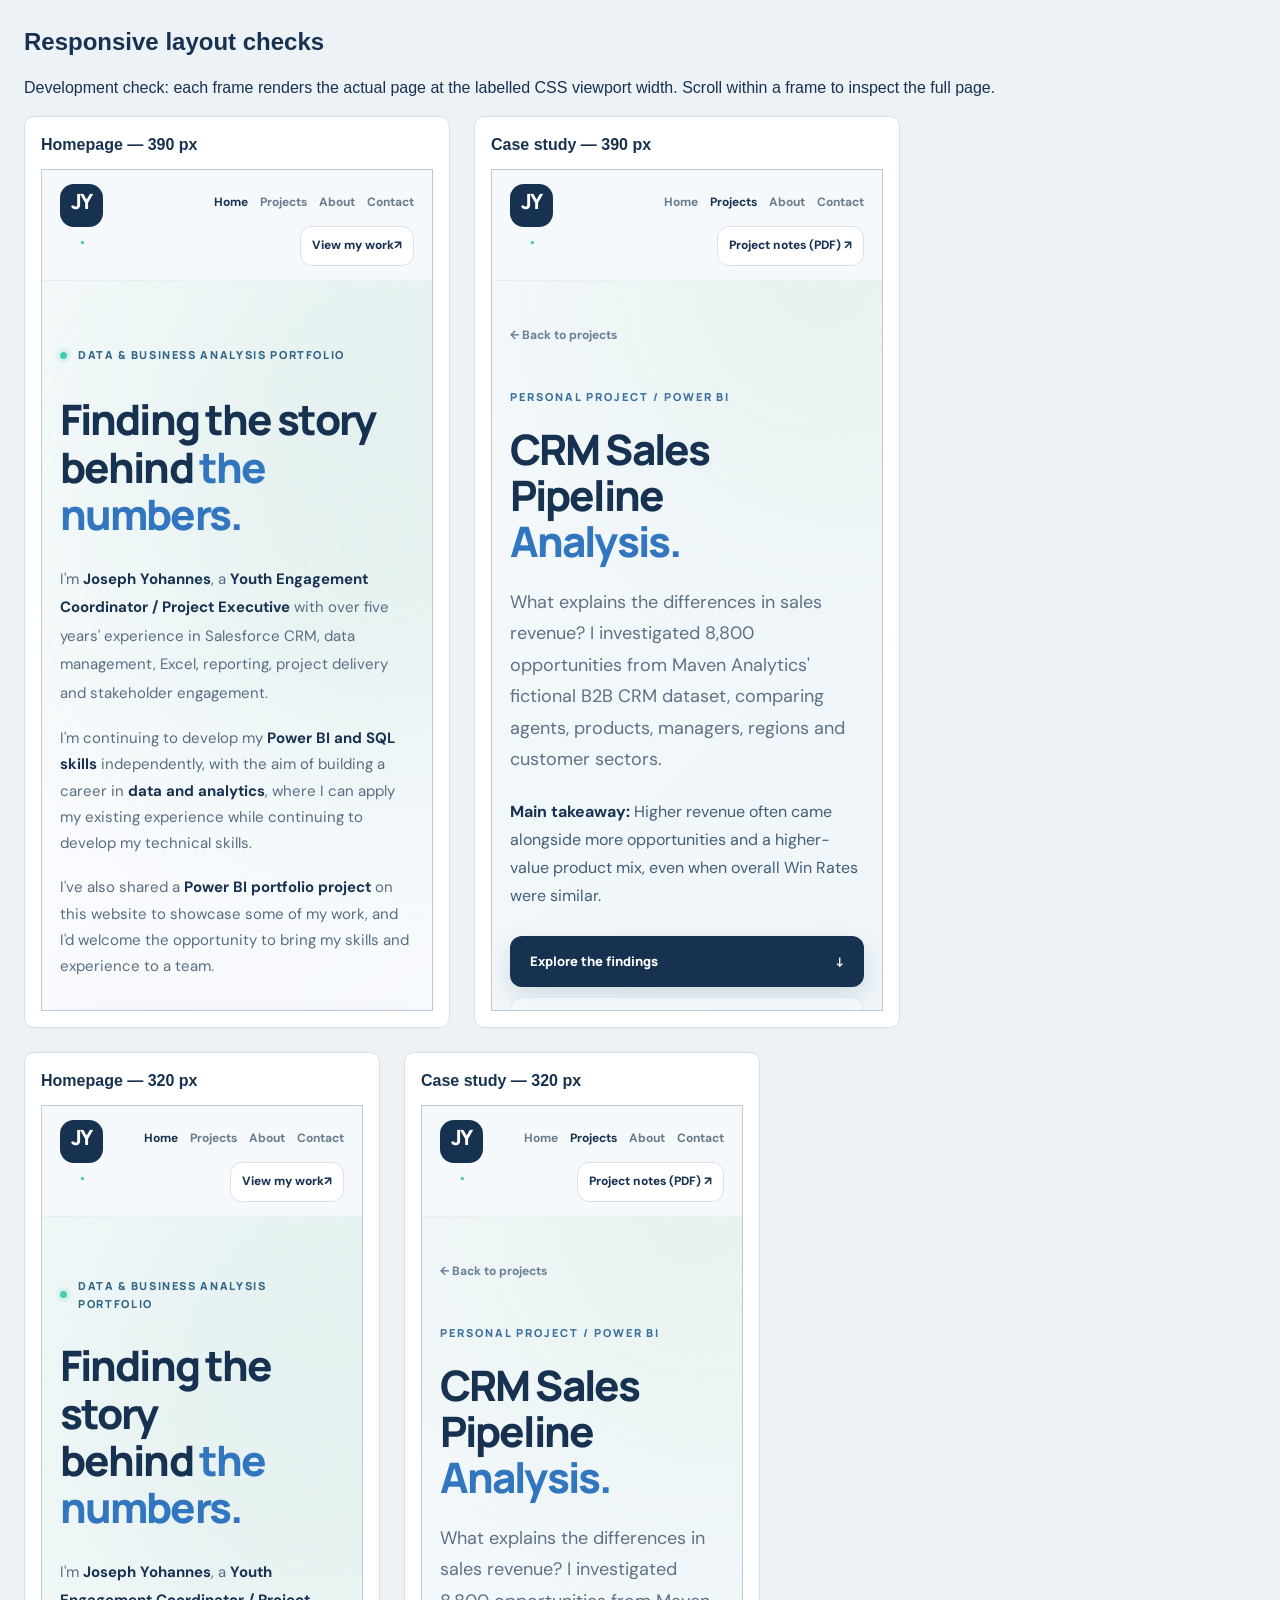
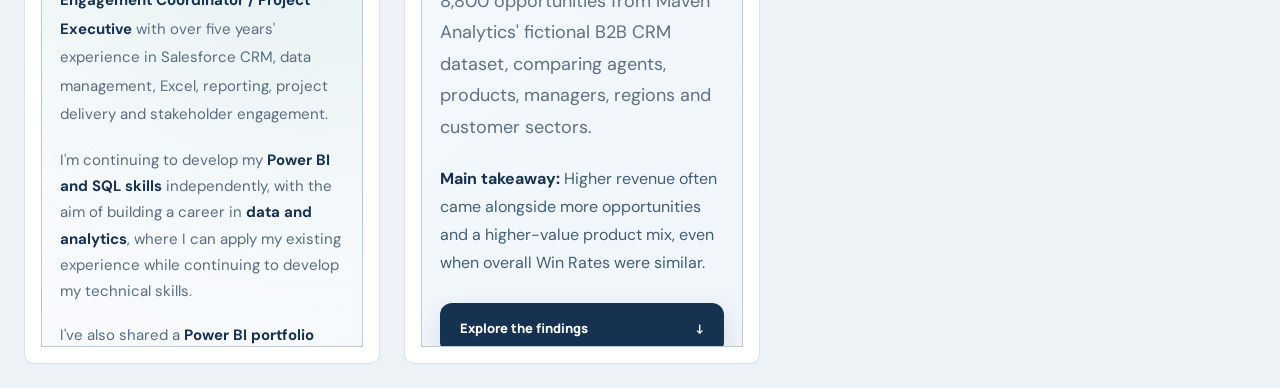
<file: checks/responsive.html>
<!doctype html>
<html lang="en-GB">
<head>
  <meta charset="utf-8">
  <meta name="viewport" content="width=device-width, initial-scale=1">
  <meta name="robots" content="noindex, nofollow">
  <title>Responsive layout checks — Joseph Yohannes</title>
  <style>
    *{box-sizing:border-box}body{margin:24px;background:#edf2f7;color:#173250;font:16px/1.5 Arial,sans-serif}
    h1{font-size:24px}main{display:flex;flex-wrap:wrap;gap:24px;align-items:flex-start}
    section{background:white;padding:16px;border:1px solid #d7e0e8;border-radius:10px}
    h2{font-size:16px;margin:0 0 12px}iframe{display:block;height:840px;border:1px solid #bacad8;box-sizing:content-box}
  </style>
</head>
<body>
  <h1>Responsive layout checks</h1>
  <p>Development check: each frame renders the actual page at the labelled CSS viewport width. Scroll within a frame to inspect the full page.</p>
  <main>
    <section><h2>Homepage — 390 px</h2><iframe title="Homepage at 390 pixels" src="../" width="390"></iframe></section>
    <section><h2>Case study — 390 px</h2><iframe title="Case study at 390 pixels" src="../projects/crm-sales-pipeline/" width="390"></iframe></section>
    <section><h2>Homepage — 320 px</h2><iframe title="Homepage at 320 pixels" src="../" width="320" loading="lazy"></iframe></section>
    <section><h2>Case study — 320 px</h2><iframe title="Case study at 320 pixels" src="../projects/crm-sales-pipeline/" width="320" loading="lazy"></iframe></section>
  </main>
</body>
</html>
</file>
<file: assets/styles.css>
@import url('https://fonts.googleapis.com/css2?family=DM+Sans:wght@400;500;600;700&family=Manrope:wght@400;500;600;700;800&display=swap');
:root{--navy:#173250;--navy-deep:#102941;--ink:#193249;--muted:#637389;--blue:#2868ca;--mint:#43cbb0;--paper:#f7f9fc;--white:#fff;--border:#e5ebf1;--radius:20px;--shadow:0 20px 60px rgba(20,45,70,.08)}
*{box-sizing:border-box}html{scroll-behavior:smooth}body{margin:0;background:var(--paper);font-family:'DM Sans',Arial,sans-serif;color:var(--ink);font-size:16px;line-height:1.65;-webkit-font-smoothing:antialiased}a{color:inherit;text-decoration:none}img{max-width:100%;height:auto;display:block}button,a{-webkit-tap-highlight-color:transparent}::selection{background:#c9e8f6;color:var(--navy)}:focus-visible{outline:3px solid var(--mint);outline-offset:4px}.container{width:min(1140px,calc(100% - 64px));margin-inline:auto}.section-pad{padding:112px 0}.skip-link{position:absolute;left:12px;top:-100px;z-index:100;background:var(--navy);color:#fff;padding:10px 16px}.skip-link:focus{top:10px}.site-header{position:relative;z-index:5;background:rgba(247,249,252,.94);border-bottom:1px solid #e9eef3}.header-inner{min-height:90px;display:flex;align-items:center;justify-content:space-between;gap:20px}.brand{display:flex;align-items:center;gap:13px;font-family:Manrope,Arial,sans-serif;font-weight:800;color:var(--navy)}.brand-mark{display:grid;place-items:center;letter-spacing:-.07em;font-size:24px;width:50px;height:50px;border-radius:14px;background:var(--navy);color:#fff}.brand-mark span{color:var(--mint)}.brand-name{font-size:15px;letter-spacing:-.015em}.nav{display:flex;align-items:center;gap:34px}.nav-link{font-size:14px;font-weight:700;color:#687b8d;transition:color .2s}.nav-link.active,.nav-link:hover{color:var(--navy)}.nav-cta{padding:11px 17px;border:1px solid #d8e2ed;border-radius:12px;font-size:13px;font-weight:800;color:var(--navy);background:#fff;transition:all .2s}.nav-cta:hover{border-color:var(--blue);color:var(--blue);transform:translateY(-1px)}
.hero{position:relative;overflow:hidden;padding-top:100px;padding-bottom:122px;background:radial-gradient(circle at 89% 4%,#e7f3f2 0%,transparent 38%),linear-gradient(145deg,#fbfcfe,#f3f7fb)}.hero-glow{position:absolute;border-radius:50%;width:460px;height:460px;right:-180px;top:30px;background:#dcece9;filter:blur(90px);opacity:.38;pointer-events:none}.hero-grid{display:grid;grid-template-columns:1.13fr 1fr;gap:54px;align-items:center;position:relative}.eyebrow{font-family:Manrope,Arial,sans-serif;display:inline-flex;align-items:center;gap:11px;color:#316486;font-size:11px;font-weight:800;letter-spacing:.15em}.eyebrow-static{letter-spacing:.18em;color:#3b709e}.live-dot,.panel-dot{background:var(--mint);width:7px;height:7px;border-radius:50%;flex:none;box-shadow:0 0 0 4px rgba(67,203,176,.12)}h1,h2,h3,p{margin-top:0}h1,h2,h3{font-family:Manrope,Arial,sans-serif;letter-spacing:-.045em;color:var(--navy)}h1{font-size:clamp(45px,5vw,70px);font-weight:800;line-height:1.13;margin:29px 0 26px}h1 em,h2 em{font-style:normal;color:#3276bf}.hero-intro{max-width:540px;font-size:17px;line-height:1.9;color:#596d82}.hero-intro strong{color:var(--navy)}.hero-actions{display:flex;align-items:center;gap:15px;flex-wrap:wrap;margin-top:35px}.button{display:inline-flex;align-items:center;justify-content:center;gap:23px;min-height:51px;padding:12px 20px;border-radius:12px;font-weight:800;font-size:13px;font-family:Manrope,Arial,sans-serif;line-height:1.3;transition:all .2s}.button-primary{background:var(--navy);color:#fff;box-shadow:0 9px 25px rgba(19,47,76,.13)}.button-primary:hover{background:#275a8f;transform:translateY(-2px)}.button-quiet{border:1px solid #d8e4ef;background:rgba(255,255,255,.4);color:var(--navy)}.button-quiet:hover{border-color:var(--blue);background:#fff}.skills-line{display:flex;gap:8px;flex-wrap:wrap;align-items:center;margin-top:70px}.skills-line>span:first-child{color:#8a99aa;font-size:10px;font-weight:800;letter-spacing:.11em;margin-right:8px}.skill-pill{font-size:11px;font-weight:700;color:#526b80;background:#eaf0f5;border:1px solid #e5ebf0;border-radius:100px;padding:5px 10px}
.hero-visual{position:relative;padding:28px 0 38px 10px}.analytics-panel{padding:26px 26px 18px;background:#fff;border-radius:20px;box-shadow:0 26px 90px rgba(17,55,85,.13);border:1px solid #e9eef4;transform:rotate(1.5deg)}.panel-topline{display:flex;justify-content:space-between;gap:10px;align-items:flex-start}.panel-kicker{display:block;letter-spacing:.16em;color:#7190a9;font-size:9px;font-weight:800}.panel-topline h2{font-size:17px;letter-spacing:-.04em;margin:7px 0 0;font-weight:800}.panel-icon{width:36px;height:36px;display:grid;place-items:center;border-radius:10px;background:#e8f4ef;color:#28a48d;font-weight:700}.analytics-stats{display:grid;grid-template-columns:1.2fr .95fr .85fr;gap:10px;margin-top:30px;border:1px solid #edf0f5;border-radius:13px;background:#fafbfd;padding:19px 14px}.analytics-stats>div:not(:last-child){border-right:1px solid #e6ebf0}.stats-label{display:block;color:#8392a4;font-size:10px;font-weight:700;margin-bottom:7px}.analytics-stats strong{font-family:Manrope,Arial,sans-serif;color:var(--navy);font-size:25px;line-height:1.25;letter-spacing:-.05em}.analytics-stats strong span{font-size:16px}.mini-chart{padding:27px 0 8px}.mini-heading{display:flex;justify-content:space-between;color:#7990a2;font-size:11px;margin-bottom:19px}.mini-heading strong{color:var(--navy);font-size:12px}.mini-bar-row{display:grid;grid-template-columns:85px 1fr 56px;gap:10px;align-items:center;margin:17px 0;font-size:10px;font-weight:700;color:#63758a}.mini-bar-row b{text-align:right;color:var(--navy)}.mini-bar-track{height:14px;background:#edf3f8;border-radius:4px;overflow:hidden}.mini-bar-track i{display:block;width:var(--w);height:100%;background:linear-gradient(90deg,#3a78d7,#4fb1d0);border-radius:4px}.panel-bottom{display:flex;align-items:center;gap:9px;border-top:1px solid #edf1f5;color:#93a4b3;font-size:9px;padding-top:15px;margin-top:13px}.panel-tail{margin-left:auto;color:#6a849a}.float-note{position:absolute;bottom:0;right:-20px;display:flex;align-items:center;gap:14px;padding:14px 20px;background:var(--navy);color:#fff;box-shadow:0 12px 34px rgba(10,43,72,.18);border-radius:15px;transform:rotate(-2deg)}.float-note .small-star{font-size:25px;color:var(--mint)}.float-note strong,.float-note small{display:block}.float-note strong{font-size:11px;line-height:1.3}.float-note small{font-size:9px;color:#b6cbd9;margin-top:2px}
.project-section{background:#fff}.section-heading{display:flex;align-items:end;justify-content:space-between;gap:60px;margin-bottom:50px}.section-heading h2,.about-grid h2{font-size:clamp(32px,4vw,46px);line-height:1.22;margin:14px 0 0;font-weight:800}.section-heading p{max-width:365px;color:var(--muted);font-size:15px;line-height:1.8;margin:0 0 3px}.project-feature{display:grid;grid-template-columns:1.15fr .9fr;border:1px solid #e4ebf2;border-radius:24px;overflow:hidden;box-shadow:0 11px 40px rgba(21,52,83,.05)}.project-preview{background:#eef4f9;padding:40px 34px 22px;min-width:0;display:flex;flex-direction:column;justify-content:space-between}.preview-label{display:flex;align-items:center;gap:11px;color:#4d7f9f;font-size:10px;letter-spacing:.14em;font-weight:800;margin-bottom:27px}.project-preview img{border-radius:12px;border:1px solid #dfebf3;box-shadow:0 12px 20px #bacddc42;background:#fff;width:100%;max-height:340px;object-fit:contain}.preview-footer{display:flex;justify-content:space-between;align-items:center;color:#8198ad;font-size:9px;font-weight:800;letter-spacing:.09em;margin-top:20px;gap:10px}.project-copy{padding:55px 45px 49px;background:#fff}.project-index{font-size:10px;font-weight:800;letter-spacing:.15em;color:#47719a;display:flex;align-items:center;gap:16px}.thin-rule{height:1px;width:25px;background:#9fb5cc}.project-copy h3{font-size:34px;line-height:1.25;margin:25px 0 20px}.project-copy>p{font-size:15px;color:var(--muted);line-height:1.88}.project-facts{display:grid;grid-template-columns:1fr 1fr;margin:30px 0;padding:21px 0;border-block:1px solid #e8edf2;gap:15px}.project-facts>span{display:flex;flex-direction:column}.project-facts strong{font-family:Manrope,Arial,sans-serif;color:var(--navy);font-size:23px}.project-facts small{font-size:11px;color:#8a98a8}.chips{display:flex;flex-wrap:wrap;gap:7px}.chips span{background:#f0f4f8;border:1px solid #e7edf3;color:#526e85;padding:5px 9px;font-size:10px;font-weight:700;border-radius:7px}.text-link{display:inline-flex;align-items:center;gap:25px;margin-top:33px;font-family:Manrope,Arial,sans-serif;color:#2467ba;font-size:13px;font-weight:800}.text-link:hover{color:#15426b}.more-projects{display:flex;align-items:center;gap:15px;border-bottom:1px solid var(--border);padding:36px 0 12px}.more-icon{font-size:22px;color:#869bab;font-weight:400;border:1px dashed #cbd6e0;border-radius:12px;width:40px;height:40px;display:grid;place-items:center}.more-projects p{font-size:13px;color:#8998a8;margin:0}.more-projects strong{color:#536e86}
.about-section{background:#f5f8fb}.about-grid{display:grid;grid-template-columns:1fr 1fr;gap:70px}.about-copy{padding-top:12px;color:#64768a;font-size:15px;line-height:1.85}.about-copy p{margin:0 0 20px}.quote-rule{height:4px;background:var(--mint);width:62px;border-radius:20px;margin-top:38px}.experience-grid{display:grid;grid-template-columns:1fr 1fr;gap:25px;border-top:1px solid #dce6ed;margin-top:31px;padding-top:22px}.experience-grid>div{display:flex;align-items:center;gap:14px}.experience-number{font-family:Manrope,Arial,sans-serif;font-size:32px;font-weight:800;color:var(--navy)}.experience-grid div span:last-child{line-height:1.4;font-size:11px;color:#75899e}.closing-strip{background:#183554;color:#fff;padding:45px 0}.closing-inner{display:flex;justify-content:space-between;align-items:center;gap:24px}.closing-inner span{color:#83c8cb;font-size:10px;font-weight:800;letter-spacing:.15em}.closing-inner h2{font-size:24px;line-height:1.35;margin:7px 0 0;color:#fff}.button-white{background:#fff;color:var(--navy)}.button-white:hover{background:#e9f6f6}.site-footer{background:#102a42;color:#9bb1c3}.footer-inner{min-height:94px;display:flex;align-items:center;gap:20px;font-size:11px}.footer-brand{font-family:Manrope,Arial,sans-serif;color:white;font-size:15px;font-weight:800;margin-right:auto}.footer-brand span{color:var(--mint)}.site-footer a{font-weight:700;color:#d0dfed;margin-left:auto}.site-footer a:hover{color:#fff}
.case-hero{background:radial-gradient(circle at 85% 0%,#e8f2ef 0%,transparent 35%),linear-gradient(135deg,#f5f9fc,#edf4f8);border-bottom:1px solid #e0e9ef;padding:75px 0 69px}.case-hero-inner{max-width:1140px}.back-link{display:block;color:#677f95;font-weight:700;font-size:12px;margin-bottom:50px}.back-link:hover{color:var(--blue)}.case-hero h1{margin:17px 0 22px;font-size:clamp(42px,5vw,67px);line-height:1.1}.case-lead{max-width:740px;font-size:18px;line-height:1.75;color:#5e7184}.case-meta{display:flex;gap:58px;margin-top:44px;flex-wrap:wrap}.case-meta span{display:flex;flex-direction:column;gap:6px;font-size:13px;font-weight:700;color:#31516f}.case-meta small{color:#8499aa;font-weight:800;letter-spacing:.13em;font-size:9px}.case-kpis{background:#193652}.kpi-grid{display:grid;grid-template-columns:repeat(4,1fr);color:#fff}.kpi-grid>div{padding:31px 17px 30px 0;display:flex;flex-direction:column;gap:5px}.kpi-grid>div:not(:last-child){border-right:1px solid rgba(255,255,255,.14);margin-right:28px}.kpi-grid span{font-size:11px;color:#adc4d4}.kpi-grid strong{font-family:Manrope,Arial,sans-serif;font-size:29px;line-height:1.1;letter-spacing:-.045em}.case-section{padding:89px 0 104px;background:#fff}.case-layout{display:grid;grid-template-columns:205px minmax(0,1fr);gap:82px;align-items:start}.case-toc{position:sticky;top:32px;display:flex;flex-direction:column;gap:15px;padding-top:8px}.case-toc>span{color:#889db0;font-size:10px;letter-spacing:.15em;font-weight:800;margin-bottom:10px}.case-toc a{font-size:12px;font-weight:700;color:#8a9bae}.case-toc a:hover{color:var(--blue)}.case-body{max-width:805px;min-width:0}.story-block{padding:7px 0 75px;margin-bottom:70px;border-bottom:1px solid var(--border);scroll-margin-top:30px}.story-last{padding-bottom:0;margin-bottom:0;border-bottom:none}.story-num{font-size:10px;letter-spacing:.16em;color:#3476a3;font-weight:800;font-family:Manrope,Arial,sans-serif}.story-block h2{font-size:clamp(27px,3vw,35px);line-height:1.27;margin:15px 0 23px}.story-block p{font-size:15px;color:#64768a;line-height:1.9;margin-bottom:18px}.story-block strong{color:#234867}.question-grid{display:grid;grid-template-columns:1fr 1fr;gap:11px;margin-top:30px}.question-grid>div{display:flex;flex-direction:column;background:#f5f8fb;border:1px solid #e7edf3;border-radius:12px;padding:20px}.question-grid span{color:#4a8baf;font-size:11px;font-weight:800;margin-bottom:13px}.question-grid strong{font-family:Manrope,Arial,sans-serif;color:var(--navy);font-size:15px;margin-bottom:6px}.question-grid small{font-size:11px;line-height:1.6;color:#8395a6}.process-steps{margin:29px 0 35px}.process-steps>div{display:grid;grid-template-columns:30px 1fr;gap:16px;border-top:1px solid #edf1f4;padding:19px 0}.process-steps>div:last-child{border-bottom:1px solid #edf1f4}.step-no{color:#5b9ac0;font-family:Manrope,Arial,sans-serif;font-size:12px;font-weight:800;padding-top:3px}.process-steps p{margin:0!important;font-size:13px!important}.process-steps code{font-size:12px;color:#2a6282;background:#eaf2f7;padding:2px 4px;border-radius:4px}.chart-frame{margin:26px 0 30px;border:1px solid #e4eaf0;background:#fbfcfe;border-radius:17px;overflow:hidden}.chart-frame a{display:block;padding:23px 22px;background:#fff}.chart-frame a:hover{background:#fbfdfe}.chart-frame img{width:100%;object-fit:contain;max-height:540px}.chart-frame figcaption{border-top:1px solid #edf1f5;color:#8799a9;padding:12px 19px;font-size:11px;display:flex;gap:12px;justify-content:space-between;line-height:1.5}.chart-frame figcaption span{color:#407bad;white-space:nowrap}.finding{margin-top:39px;padding-top:30px;border-top:1px solid #e8eff4}.finding-label{font-size:11px;color:#4a8caf;font-weight:800;letter-spacing:.12em;display:flex;gap:17px}.finding-label span{color:#91a3b1}.finding h3{font-size:23px;letter-spacing:-.04em;line-height:1.4;margin:13px 0 19px}.insight-note{background:#edf5fb;border-left:3px solid #5a9bc5;border-radius:3px;padding:18px 20px;margin-top:24px}.insight-note strong{color:var(--navy)}.recommendation-list>div{display:grid;grid-template-columns:35px 1fr;gap:15px;margin-top:24px;padding-top:20px;border-top:1px solid #e8eef3}.recommendation-list>div>span{color:#3e8fae;font-family:Manrope,Arial,sans-serif;font-weight:800;font-size:12px;margin-top:4px}.recommendation-list h3{font-size:17px;margin:0 0 8px}.recommendation-list p{font-size:13px;margin:0}.further-note{margin-top:28px;padding:15px 20px;border-radius:10px;background:#f4f8fb;color:#697c90!important;font-size:13px!important}.case-actions{display:flex;gap:12px;margin-top:32px;flex-wrap:wrap}
@media(max-width:1000px){.hero-grid{grid-template-columns:1fr 1fr;gap:25px}.hero-content h1{font-size:51px}.analytics-panel{padding:18px}.analytics-stats strong{font-size:20px}.mini-bar-row{grid-template-columns:75px 1fr 45px}.float-note{right:0}.case-layout{gap:40px;grid-template-columns:165px 1fr}.project-copy{padding:36px 29px}.project-preview{padding:31px 23px}}
@media(max-width:760px){.container{width:min(100% - 36px,1140px)}.section-pad{padding:75px 0}.header-inner{min-height:74px}.brand-mark{width:43px;height:43px;font-size:21px}.brand-name{display:none}.nav{gap:17px}.nav-link{font-size:12px}.nav-cta{font-size:11px;padding:9px 11px}.hero{padding-top:60px;padding-bottom:74px}.hero-grid,.project-feature,.about-grid{grid-template-columns:1fr}.hero-grid{gap:40px}.hero-content h1{font-size:clamp(42px,9vw,60px)}.hero-intro{font-size:15px}.skills-line{margin-top:36px}.hero-visual{max-width:560px;margin:auto;padding:8px 18px 25px 0}.float-note{right:0}.section-heading{display:block}.section-heading p{margin-top:20px}.project-preview{padding:25px}.project-copy{padding:35px}.about-grid{gap:27px}.closing-inner{flex-direction:column;align-items:flex-start}.closing-inner h2{font-size:21px}.case-hero{padding:45px 0 54px}.back-link{margin-bottom:37px}.case-meta{gap:25px}.kpi-grid{grid-template-columns:repeat(2,1fr)}.kpi-grid>div:nth-child(2){margin-right:0;border-right:0}.kpi-grid>div:nth-child(-n+2){border-bottom:1px solid rgba(255,255,255,.14)}.kpi-grid>div{padding:24px 10px 24px 0}.kpi-grid strong{font-size:26px}.case-section{padding:60px 0}.case-layout{display:block}.case-toc{display:none}.story-block{margin-bottom:48px;padding-bottom:54px}.footer-inner{flex-wrap:wrap;min-height:105px;gap:10px}.footer-brand{min-width:100%}.site-footer a{margin-left:auto}}
@media(max-width:440px){.nav-link:nth-child(3){display:none}.nav{gap:12px}.nav-cta{font-size:10px}.hero-actions{gap:11px}.button{width:100%;justify-content:space-between}.hero-visual{padding-right:0}.analytics-panel{transform:none}.float-note{position:relative;right:auto;margin:-7px 20px 0 auto;width:max-content;max-width:90%}.analytics-stats{gap:3px;padding:15px 9px}.analytics-stats strong{font-size:17px}.stats-label{font-size:9px}.mini-bar-row{grid-template-columns:70px 1fr 48px;gap:5px}.skills-line>span:first-child{min-width:100%;margin-bottom:3px}.section-heading h2,.about-grid h2{font-size:31px}.project-copy h3{font-size:29px}.experience-grid{grid-template-columns:1fr}.question-grid{grid-template-columns:1fr}.chart-frame a{padding:12px}.chart-frame figcaption{display:block}.chart-frame figcaption span{display:block;margin-top:5px}.case-actions .button{width:100%}}
@media(prefers-reduced-motion:reduce){html{scroll-behavior:auto}*,*:before,*:after{transition-duration:.001ms!important;animation-duration:.001ms!important}}

/* Contact section */
.contact-section{background:#f5f8fb;border-top:1px solid #e4ebf2}.contact-inner{display:flex;align-items:center;justify-content:space-between;gap:40px}.contact-inner>div{max-width:660px}.contact-inner h2{font-size:clamp(32px,4vw,44px);margin:14px 0 16px}.contact-inner p{color:var(--muted);font-size:15px;line-height:1.85;margin:0}.contact-actions{display:flex;flex-wrap:wrap;gap:12px;align-items:center;flex-shrink:0}.contact-email{margin-top:18px;font-size:13px;color:var(--muted)}.contact-email span{font-weight:700}.contact-email a{color:#2467ba;font-weight:700;overflow-wrap:anywhere}.contact-email a:hover{text-decoration:underline}
@media(max-width:760px){.contact-inner{flex-direction:column;align-items:flex-start;gap:25px}}
@media(max-width:440px){.contact-actions{width:100%}.contact-actions .button{width:100%}}

/* Portfolio refinements: keep the existing palette and component structure. */
[hidden]{display:none!important}
:focus-visible{outline-color:var(--blue)}
.skip-link:focus-visible,.closing-strip :focus-visible,.site-footer :focus-visible{outline-color:var(--mint)}
.hero-direction{max-width:540px;color:#596d82;font-size:16px;line-height:1.75;margin-bottom:0}
.hero-direction strong{color:var(--navy)}
.hero-intro{margin-bottom:18px}
.skills-line{margin-top:38px}
.skills-line>span:first-child,.panel-kicker,.stats-label,.panel-bottom,.mini-heading,.preview-label,.preview-footer,.project-facts small,.experience-grid div span:last-child,.case-meta small,.case-toc>span,.case-toc a,.question-grid small,.chart-frame figcaption,.finding-label span{color:#526a80}
.panel-kicker,.skills-line>span:first-child,.preview-label,.project-index,.story-num,.case-meta small,.case-toc>span{font-size:11px}
.stats-label,.mini-bar-row,.panel-bottom,.preview-footer,.project-facts small,.chips span,.experience-grid div span:last-child,.question-grid small,.chart-frame figcaption{font-size:12px}
.float-note strong,.float-note small{font-size:12px}
.panel-bottom{flex-wrap:wrap;row-gap:5px}
.panel-tail{display:none}
.mini-bar-row{grid-template-columns:94px 1fr 61px;gap:8px}
.analytics-panel{min-width:0}
.project-preview{justify-content:center;gap:22px}
.preview-label,.preview-footer{margin:0}
.project-preview img{max-height:none;object-fit:contain}
.report-preview-link{display:block;border-radius:12px}
.preview-footer{flex-wrap:wrap;letter-spacing:.04em}
.preview-footer a{color:#225c9c;min-height:32px;display:inline-flex;align-items:center;text-decoration:underline;text-underline-offset:3px}
.case-takeaway{max-width:810px;font-size:17px;line-height:1.75;color:#425e77;margin:22px 0 0}
.case-takeaway strong{color:var(--navy)}
.case-hero .case-actions{margin-top:26px}
.notes-description{font-size:13px;line-height:1.7;color:#526a80;max-width:720px;margin:13px 0 0}
.case-meta{margin-top:30px}
.chart-frame figcaption .caption-copy{color:#526a80;white-space:normal;flex:1}
.chart-frame figcaption>span:last-child{color:#225c9c;font-weight:700}
.report-overview img{max-height:none}
.technical-details{border:1px solid #dbe5ef;border-radius:12px;background:#f7f9fc;margin-top:28px;overflow:hidden}
.technical-details summary{padding:17px 20px;font-size:14px;font-weight:700;color:var(--navy);cursor:pointer}
.technical-details summary:hover{background:#edf4f9}
.details-body{padding:0 20px 16px}
.details-body p{font-size:14px;margin:10px 0 14px}
.technical-details pre{background:#102941;color:#eff6ff;border-radius:8px;padding:18px;font-size:13px;line-height:1.6;max-width:100%;overflow-x:auto}
.technical-details pre:focus-visible{outline-color:var(--blue);outline-offset:-3px}
.technical-details code{font-family:Consolas,'Liberation Mono',monospace}
.case-toc a{min-height:32px;display:flex;align-items:center;line-height:1.5}
.case-toc a:hover,.case-toc a:focus-visible{text-decoration:underline;text-underline-offset:4px}
.footer-inner{font-size:12px}
.footer-inner a{padding-block:10px}
.story-block a:not(.button):not(.chart-frame a){text-underline-offset:3px}
@media(max-width:1000px){
  .hero-grid{gap:30px;grid-template-columns:1.1fr 1fr}
  .mini-bar-row{grid-template-columns:90px 1fr 56px;font-size:11px}
  .analytics-panel{padding:18px}
  .stats-label{font-size:11px}
  .header-inner{gap:18px}.nav{gap:21px}
}
@media(max-width:760px){
  .hero-grid{grid-template-columns:1fr}
  .hero-visual{width:100%}
  .case-toc{position:static;display:flex;flex-direction:row;flex-wrap:wrap;gap:8px 12px;padding:0 0 25px;margin-bottom:25px;border-bottom:1px solid var(--border)}
  .case-toc>span{width:100%;margin:0 0 3px}
  .case-toc a{font-size:12px;padding:7px 10px;border:1px solid #dce5ee;border-radius:8px;min-height:40px;background:#f7f9fc}
  .case-section{padding-top:34px}
  .case-meta{gap:18px 30px}
  .case-hero .case-actions{gap:10px}
  .chart-frame figcaption{display:block}
  .chart-frame figcaption>span{display:block}
  .chart-frame figcaption>span:last-child{margin-top:7px}
  .header-inner{flex-wrap:wrap;gap:8px;padding-block:14px}
  .nav{gap:12px;flex-wrap:wrap;justify-content:flex-end}
}
@media(max-width:440px){
  .header-inner{column-gap:12px;row-gap:14px;align-items:flex-start}
  .nav{flex:1;gap:4px 12px}
  .nav-link{min-height:38px;display:inline-flex;align-items:center}
  .nav-link:nth-child(3){display:inline-flex}
  .nav-cta{font-size:12px;margin-left:auto;min-height:38px;display:inline-flex;align-items:center}
  .hero-direction{font-size:15px}
  .analytics-stats{padding:15px 8px}
  .analytics-stats strong{font-size:18px}
  .stats-label{font-size:11px}
  .mini-bar-row{grid-template-columns:88px 1fr 55px;font-size:11px;gap:5px}
  .project-preview{padding:20px}
  .project-copy{padding:28px 24px}
  .technical-details summary{padding:16px;font-size:13px}
  .details-body{padding:0 14px 12px}
  .technical-details pre{font-size:11px;padding:12px}
  .case-takeaway{font-size:16px}
  .footer-inner{padding-block:20px;gap:7px 16px}
  .footer-inner a{margin-left:0}
}
</file>
